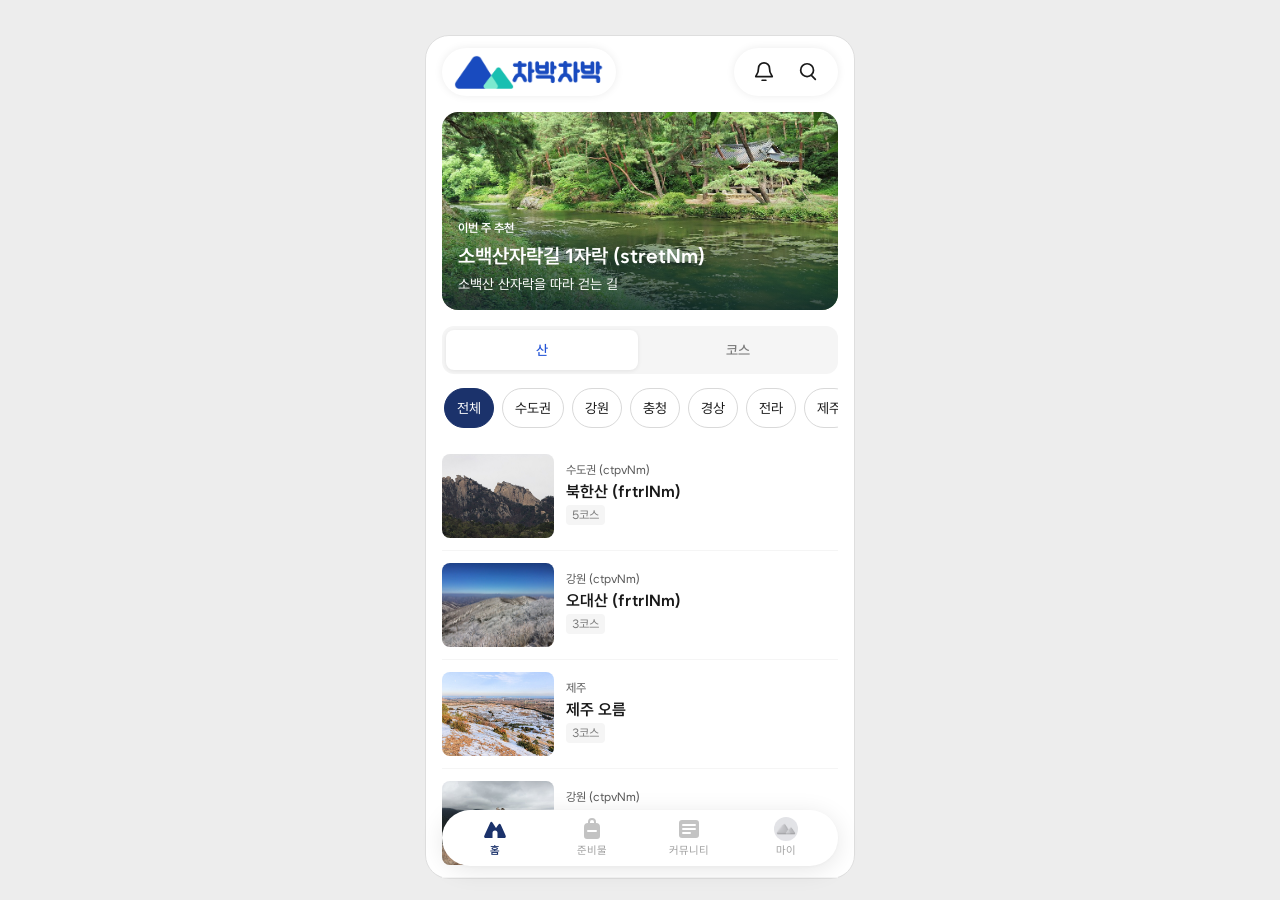
<file: prototype/home.html>
<!doctype html>
<html lang="ko">
<head>
<link rel="stylesheet" href="styles/typography.css">
  <meta charset="utf-8">
  <meta name="viewport" content="width=device-width, initial-scale=1, viewport-fit=cover">
  <meta name="theme-color" content="#ffffff">
  <title>차박차박 · 홈</title>
  <link rel="stylesheet" href="styles/design-system.css?v=searchfield-1">
  <link rel="stylesheet" href="styles/home.css?v=thumbnail-info">
  <link rel="stylesheet" href="styles/bottom-nav.css">
<link rel="stylesheet" href="styles/focus.css">
  <script src="scripts/profile-photo.js" defer></script>
  <script src="scripts/hike-photos.js?v=thumbnail-info" defer></script>
<script src="scripts/hike-catalog.js" defer></script>
<script src="scripts/course-tracks.js?v=mountain-course-count" defer></script>
<script src="scripts/course-map.js?v=mountain-course-count" defer></script>
<script src="scripts/hike-explore.js?v=thumbnail-info" defer></script>
<link rel="stylesheet" href="styles/layout.css">
<script src="scripts/search-field.js" defer></script>
</head>
<body class="has-bottom-nav">
<div id="hike-home">
  <header class="app-bar"><div class="app-bar__leading app-bar__brand"><a class="app-logo" href="home.html" aria-label="차박차박 홈"><img src="assets/chabak-bi-horizontal.png?v=5" width="360" height="80" alt="차박차박"></a></div><div class="app-bar__actions"><a class="app-bar__icon" href="community.html#/notifications" aria-label="알림센터"><svg viewBox="0 0 24 24" aria-hidden="true"><path d="M18 8a6 6 0 0 0-12 0c0 7-3 7-3 9h18c0-2-3-2-3-9 M10 21h4"/></svg></a><a class="app-bar__icon" id="home-search-link" href="#search" aria-label="검색"><svg viewBox="0 0 24 24" aria-hidden="true"><path d="M20 20l-4-4 M18 10a7 7 0 1 1-14 0 7 7 0 0 1 14 0"/></svg></a></div></header>
  <main class="hike-page" aria-label="산행 코스 탐색">
    <a class="hike-feature" href="#course/sobaeksan">
      <img id="featured-photo" class="hike-feature__image" alt="">
      <div class="hike-feature__body">
        <p>이번 주 추천</p>
        <h1>소백산자락길 1자락</h1>
        <p>소백산 산자락을 따라 걷는 길</p>
      </div>
    </a>

    <div class="hike-tabs" role="tablist" aria-label="탐색 종류">
      <button id="mountain-tab" type="button" role="tab" aria-controls="mountain-panel" aria-selected="true">산</button>
      <button id="course-tab" type="button" role="tab" aria-controls="course-panel" aria-selected="false" tabindex="-1">코스</button>
    </div>

    <section id="mountain-panel" class="hike-panel" role="tabpanel" aria-labelledby="mountain-tab">
      <div class="hike-region-filters" role="group" aria-label="지역">
        <button type="button" data-region="" aria-pressed="true">전체</button>
        <button type="button" data-region="수도권" aria-pressed="false">수도권</button>
        <button type="button" data-region="강원" aria-pressed="false">강원</button>
        <button type="button" data-region="충청" aria-pressed="false">충청</button>
        <button type="button" data-region="경상" aria-pressed="false">경상</button>
        <button type="button" data-region="전라" aria-pressed="false">전라</button>
        <button type="button" data-region="제주" aria-pressed="false">제주</button>
      </div>
      <ul id="mountain-list" class="hike-list"></ul>
      <p id="mountain-empty" class="hike-empty" role="status" hidden>이 지역에 등록된 산이 없어요</p>
    </section>

    <section id="course-panel" class="hike-panel" role="tabpanel" aria-labelledby="course-tab" hidden>
      <div class="hike-course-filters" role="group" aria-label="코스 필터">
        <select id="course-difficulty" aria-label="난이도">
          <option value="">난이도 전체</option>
          <option>쉬움</option>
          <option>보통</option>
          <option>어려움</option>
          <option>매우 어려움</option>
        </select>
        <select id="course-duration" aria-label="소요시간">
          <option value="">소요시간 전체</option>
          <option value="short">2시간 이내</option>
          <option value="medium">2시간 초과~4시간</option>
          <option value="long">4시간 초과</option>
        </select>
      </div>
      <ul id="course-list" class="hike-list"></ul>
      <p id="course-empty" class="hike-empty" role="status" hidden>조건에 맞는 코스가 없어요</p>
    </section>
  </main>
  <nav class="bottom-nav" aria-label="주요 메뉴">
    <a class="bottom-nav__item" href="home.html" aria-current="page">
      <svg viewBox="0 0 24 24" aria-hidden="true"><path fill-rule="evenodd" d="M1.5 18.2 7.1 5.9Q8.2 3.5 9.6 5.7L13 11l2.5-3.5Q16.8 5.7 17.8 7.8l4.7 10.4Q23.7 21 20.8 21H3.2Q.2 21 1.5 18.2ZM12 13.5a2.5 2.5 0 0 0-2.5 2.5v5h5v-5a2.5 2.5 0 0 0-2.5-2.5Z"/></svg>
      <span>홈</span>
    </a>
    <a class="bottom-nav__item" href="packing.html">
      <svg viewBox="0 0 24 24" aria-hidden="true"><path fill-rule="evenodd" d="M8 6V5a4 4 0 0 1 8 0v1a4 4 0 0 1 4 4v9a3 3 0 0 1-3 3H7a3 3 0 0 1-3-3v-9a4 4 0 0 1 4-4Zm2 0h4V5a2 2 0 0 0-4 0v1Zm-2 7a1 1 0 0 0 0 2h8a1 1 0 0 0 0-2H8Z"/></svg>
      <span>준비물</span>
    </a>
    <a class="bottom-nav__item" href="community.html">
      <svg viewBox="0 0 24 24" aria-hidden="true"><path fill-rule="evenodd" d="M5 3a3 3 0 0 0-3 3v12a3 3 0 0 0 3 3h14a3 3 0 0 0 3-3V6a3 3 0 0 0-3-3H5Zm1 4a1 1 0 0 0 0 2h12a1 1 0 0 0 0-2H6Zm0 4a1 1 0 0 0 0 2h12a1 1 0 0 0 0-2H6Zm0 4a1 1 0 0 0 0 2h7a1 1 0 0 0 0-2H6Z"/></svg>
      <span>커뮤니티</span>
    </a>
    <a class="bottom-nav__item" href="mypage.html" aria-label="마이페이지">
      <img class="bottom-nav__avatar" src="assets/my-thumbnail.png" width="24" height="24" alt="">
      <span>마이</span>
    </a>
  </nav>
</div>
<div id="hike-search" hidden>
  <header class="app-bar"><div class="app-bar__leading">
    <a class="app-bar__icon" id="search-back" href="#home" aria-label="뒤로가기">
      <svg class="navigation-icon navigation-icon--back" viewBox="0 0 24 24" aria-hidden="true"><use href="assets/navigation-icons.svg#back"/></svg>
    </a>
    <h1>검색</h1>
  </div></header>
  <main class="hike-page">
    <div class="ds-search-field"><input id="hike-query" type="search" enterkeyhint="search" aria-label="산과 코스 검색" placeholder="어떤 산과 코스를 찾고 있나요?"><button class="ds-search-clear" type="button" aria-label="검색어 지우기"></button></div>
    <div id="home-search-prompt">
      <img src="assets/chabak-symbol-empty-3d.png" width="120" alt="">
      <p>찾는 산 또는 코스명을 입력해봐요!</p>
    </div>
    <div id="search-results" hidden>
      <section class="hike-section" aria-labelledby="search-mountains-title">
        <h2 id="search-mountains-title">산</h2>
        <ul id="search-mountains" class="hike-list"></ul>
        <p id="search-mountains-empty" class="hike-empty" hidden>검색된 산이 없어요</p>
      </section>
      <section class="hike-section" aria-labelledby="search-courses-title">
        <h2 id="search-courses-title">코스</h2>
        <ul id="search-courses" class="hike-list"></ul>
        <p id="search-courses-empty" class="hike-empty" hidden>검색된 코스가 없어요</p>
      </section>
    </div>
  </main>
</div>
<div id="hike-detail" hidden>
  <header class="app-bar">
    <div class="app-bar__leading">
      <a class="app-bar__icon" href="#home" id="hike-back" aria-label="뒤로가기">
        <svg class="navigation-icon navigation-icon--back" viewBox="0 0 24 24" aria-hidden="true"><use href="assets/navigation-icons.svg#back"/></svg>
      </a>
      <h1 id="hike-detail-bar">코스 상세</h1>
    </div>
    <div class="app-bar__actions">
      <button class="app-bar__icon" id="hike-share" type="button" aria-label="공유하기">
        <svg class="navigation-icon navigation-icon--share" viewBox="0 0 24 24" aria-hidden="true"><use href="assets/navigation-icons.svg#share"/></svg>
      </button>
      <button class="app-bar__icon" id="hike-more" type="button" aria-label="더보기" popovertarget="hike-options">
        <svg viewBox="0 0 24 24" aria-hidden="true"><g fill="currentColor" stroke="none"><circle cx="12" cy="5" r="1.5"/><circle cx="12" cy="12" r="1.5"/><circle cx="12" cy="19" r="1.5"/></g></svg>
      </button>
      <div id="hike-options" popover>
        <button type="button" id="open-sources" aria-haspopup="dialog">공식정보 보기</button>
      </div>
    </div>
  </header>
  <main id="hike-course-detail" class="hike-page">
    <div class="mountain-cover"><img id="course-cover" class="hike-cover-photo" alt=""></div>
    <p class="hike-intro" id="hike-course-mountain"></p>
    <h2 class="hike-title" id="hike-course-name"></h2>
    <p class="hike-intro" id="course-guide" hidden></p>
    <dl id="course-stats" class="hike-stats" aria-label="코스 요약">
      <div><dt>난이도</dt><dd id="detail-difficulty"></dd></div>
      <div><dt>거리</dt><dd id="detail-distance"></dd></div>
      <div><dt>소요시간</dt><dd id="detail-duration"></dd></div>
    </dl>
    <section class="hike-section" aria-labelledby="hike-route-title">
      <h3 id="hike-route-title">코스 한눈에 보기</h3>
      <figure id="course-map" hidden></figure>
      <ol id="course-stops" aria-label="주요 지점 순서"></ol>
      <p class="hike-intro" id="course-route-caption">공식 경로를 확인하고 있어요</p>
    </section>
    <section id="course-facilities-section" class="hike-section" hidden>
      <h3>교통·편의시설</h3>
      <dl id="course-facilities"></dl>
    </section>
    <div class="mountain-bottom-actions">
      <button type="button" id="course-detail-bookmark" aria-label="코스 북마크" aria-pressed="false">
        <svg width="24" height="24" viewBox="0 0 24 24" fill="none" stroke="currentColor" stroke-width="1.5" stroke-linejoin="round" aria-hidden="true"><path d="M5 21V6a3 3 0 0 1 3-3h8a3 3 0 0 1 3 3v15l-7-4z"/></svg>
      </button>
      <a id="course-packing-cta">이 코스 준비물리스트 만들기</a>
    </div>
  </main>
  <main id="hike-mountain-detail" class="hike-page" hidden>

    <div class="mountain-cover">
      <img id="mountain-cover" class="hike-cover-photo" alt="">
    </div>
    <p tabindex="-1" id="hike-mountain-region" class="hike-intro"></p>
    <h2 id="hike-mountain-name" class="hike-title"></h2>
    <div class="mt-tags" id="mt-traits" aria-label="산의 특징"></div>
    <p id="mt-description" class="hike-intro"></p>
    <dl class="hike-stats"><div><dt>최고 고도</dt><dd id="mt-peak"></dd></div><div><dt class="mt-level-label"><button type="button" id="mt-level-help" aria-label="평균 난이도 안내" aria-expanded="false" aria-controls="mt-level-tip"><span>평균 난이도</span><svg width="16" height="16" viewBox="0 0 24 24" fill="none" stroke="currentColor" stroke-width="1.5" aria-hidden="true"><circle cx="12" cy="12" r="9"/><path stroke-linecap="round" d="M12 11v6m0-10v.5"/></svg></button><span id="mt-level-tip" hidden></span></dt><dd id="mt-level"></dd></div></dl>
    <section class="hike-section" aria-labelledby="mountain-notice" hidden>
      <h3 id="mountain-notice" tabindex="-1">공식 알림</h3>
      <div class="mt-notices">
        <details class="mt-notice">
          <summary>탐방안내소 이용 안내 <small>예시</small></summary>
          <p>탐방안내소에서 코스별 거리와 예상 소요시간을 안내해요.</p>
        </details>
        <details class="mt-notice">
          <summary>탐방로 지도 안내 <small>예시</small></summary>
          <p>탐방로 지도를 어디에서 볼 수 있는지 안내하는 예시예요.</p>
        </details>
      </div>
    </section>
    <section id="mountain-videos" class="hike-section" aria-labelledby="mountain-videos-title" hidden>
      <h3 id="mountain-videos-title">차박차박이 다녀온 영상</h3>
      <div id="mountain-video-list"></div>
    </section>
    <section class="hike-section" aria-labelledby="hike-mountain-courses">
      <h3 tabindex="-1" id="hike-mountain-courses">코스</h3>
      <ul id="hike-mountain-course-list" class="hike-list"></ul>
    </section>
    <div class="mountain-bottom-actions">
      <button type="button" id="mountain-bookmark" aria-label="산 북마크" aria-pressed="false">
        <svg width="24" height="24" viewBox="0 0 24 24" fill="none" stroke="currentColor" stroke-width="1.5" stroke-linejoin="round" aria-hidden="true"><path d="M5 21V6a3 3 0 0 1 3-3h8a3 3 0 0 1 3 3v15l-7-4z"/></svg>
      </button>
      <button type="button" id="mountain-course-cta" aria-controls="hike-mountain-course-list"></button>
    </div>
  </main>
</div>
<dialog id="hike-sources" aria-labelledby="sources-title">
  <header><h2 id="sources-title">공식정보 보기</h2><form method="dialog"><button type="submit" aria-label="닫기">×</button></form></header>
  <ul id="source-list"></ul>
  <p id="sources-empty" hidden>아직 등록된 공식정보가 없어요</p>
</dialog>
</body>
</html>
</file>
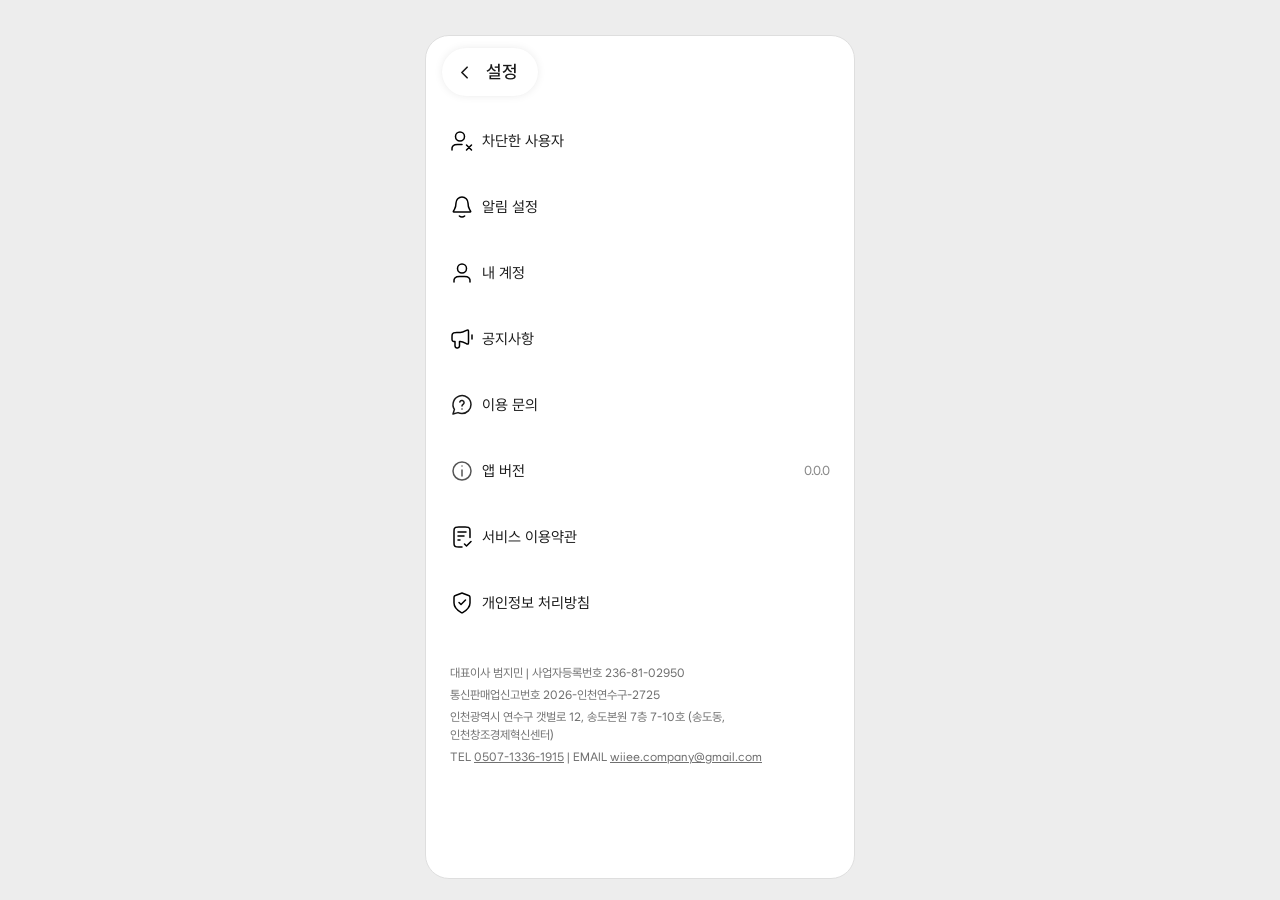
<file: prototype/my-settings.html>
<!doctype html><html lang="ko"><head><meta charset="utf-8"><meta name="viewport" content="width=device-width, initial-scale=1, viewport-fit=cover"><title>차박차박 · 설정</title><link rel="stylesheet" href="styles/home.css"><link rel="stylesheet" href="styles/mypage.css"><link rel="stylesheet" href="styles/typography.css"><link rel="stylesheet" href="styles/focus.css"><link rel="stylesheet" href="styles/layout.css"><script src="scripts/hike-photos.js?v=2" defer></script>
<script src="scripts/hike-catalog.js" defer></script>
<script src="scripts/my-settings.js" defer></script><link rel="stylesheet" href="styles/edge-states.css"><link rel="stylesheet" href="styles/notification-settings.css"><link rel="stylesheet" href="styles/notices.css"><link rel="stylesheet" href="styles/dialog-actions.css"><script src="scripts/dialog-actions.js" defer></script></head><body><div class="my-page"><header class="page-bar"><div class="app-bar__leading"><a class="app-bar__icon" href="mypage.html" aria-label="뒤로가기"><svg class="navigation-icon navigation-icon--back" viewBox="0 0 24 24" aria-hidden="true"><use href="assets/navigation-icons.svg#back"/></svg></a><h1 id="settings-title">설정</h1></div></header><main class="settings-content" id="settings-content"></main></div><dialog id="settings-dialog"><h2 id="confirm-title"></h2><p id="confirm-copy"></p><button class="settings-button" id="confirm-action">확인</button><button class="settings-button" id="confirm-cancel">취소</button></dialog></body></html>
</file>
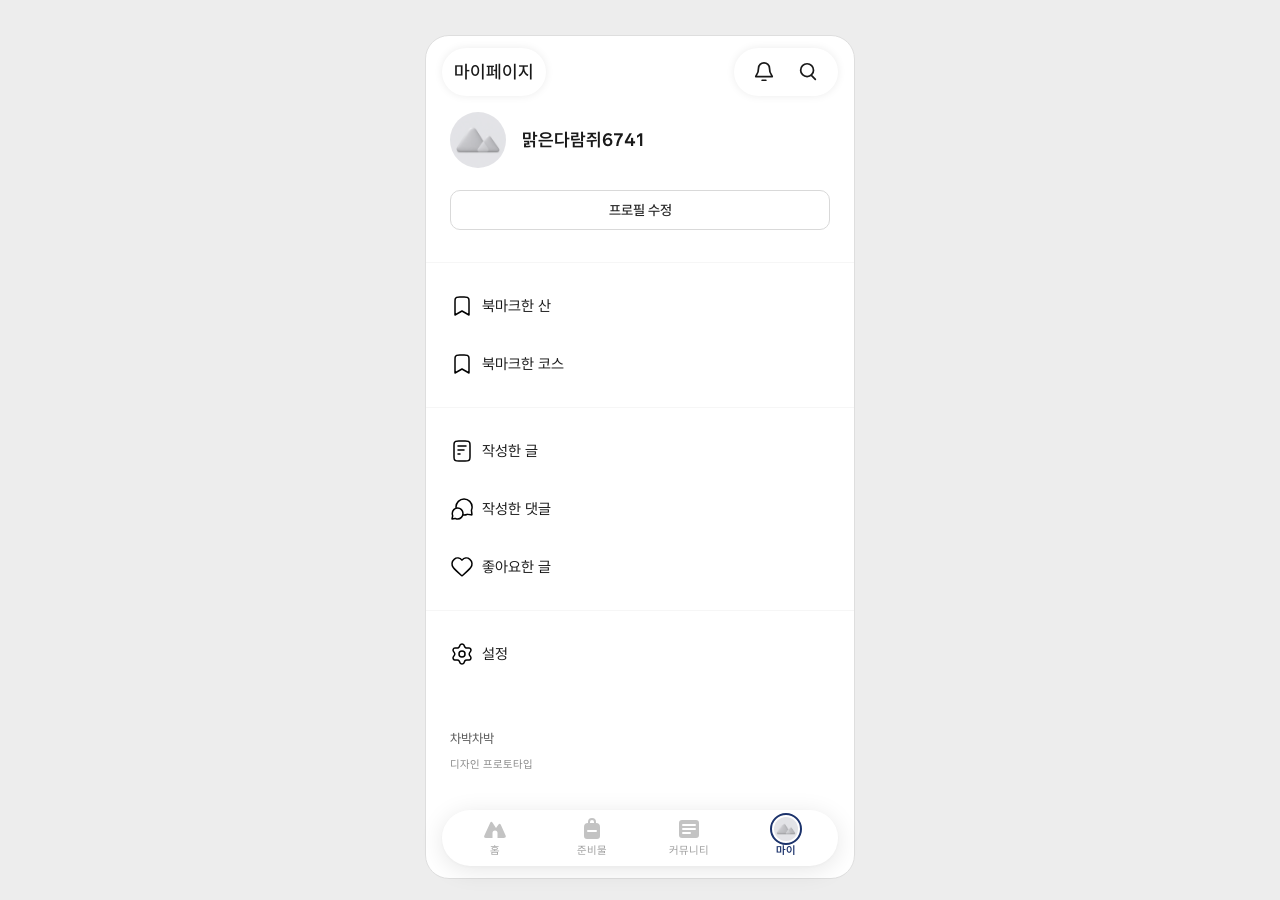
<file: prototype/mypage.html>
<!doctype html>
<html lang="ko">
<head>
<link rel="stylesheet" href="styles/typography.css">
  <meta charset="utf-8">
  <meta name="viewport" content="width=device-width, initial-scale=1, viewport-fit=cover">
  <meta name="theme-color" content="#ffffff">
  <title>차박차박 · 마이페이지</title>
  <link rel="stylesheet" href="styles/home.css">
  <link rel="stylesheet" href="styles/mypage.css">
  <script src="community-ui/model.js" defer></script>
  <script src="scripts/mypage.js" defer></script>
<link rel="stylesheet" href="styles/focus.css">
<link rel="stylesheet" href="styles/bottom-nav.css">
<script src="scripts/profile-photo.js" defer></script>
<link rel="stylesheet" href="styles/layout.css">
<link rel="stylesheet" href="styles/dialog-actions.css"><script src="scripts/dialog-actions.js" defer></script></head>
<body class="has-bottom-nav">
  <div class="my-page">
    <header class="page-bar"><div class="app-bar__leading"><h1>마이페이지</h1></div><div class="app-bar__actions"><a class="app-bar__icon" href="community.html#/notifications" aria-label="알림센터"><svg viewBox="0 0 24 24" aria-hidden="true"><path d="M18 8a6 6 0 0 0-12 0c0 7-3 7-3 9h18c0-2-3-2-3-9 M10 21h4"/></svg></a><a class="app-bar__icon" href="community.html#/search" aria-label="검색"><svg viewBox="0 0 24 24" aria-hidden="true"><path d="M20 20l-4-4 M18 10a7 7 0 1 1-14 0 7 7 0 0 1 14 0"/></svg></a></div></header>
    <main>
      <section class="profile" aria-label="내 프로필">
        <button class="profile-photo-trigger" id="edit-profile-photo" type="button" aria-label="프로필 사진 수정"><img class="profile-image" src="assets/my-thumbnail.png" width="56" height="56" alt="내 프로필 사진"></button>
        <div class="profile-copy"><p class="profile-name" id="profile-name">산길동행</p></div>
        <button class="edit-button" id="edit-profile" type="button">프로필 수정</button>
      </section>
      <section class="menu-section" aria-label="산"><a class="menu-item" href="my-settings.html#bookmarks"><img class="menu-icon" src="assets/icons/untitled-ui/bookmark.svg" width="24" height="24" alt="" data-figma-node="1007:9756"><span>북마크한 산</span></a>
        <a class="menu-item" href="my-settings.html#bookmarks/courses"><img class="menu-icon" src="assets/icons/untitled-ui/bookmark.svg" width="24" height="24" alt="" data-figma-node="1007:9756"><span>북마크한 코스</span></a></section>
      <section class="menu-section" aria-label="내 활동">
        <nav aria-label="내 활동">
          <a class="menu-item" href="community.html#/activity/posts"><img class="menu-icon" src="assets/icons/untitled-ui/file-02.svg" width="24" height="24" alt="" data-figma-node="1007:11592"><span>작성한 글</span></a>
          <a class="menu-item" href="community.html#/activity/comments"><img class="menu-icon" src="assets/icons/untitled-ui/message-chat-circle.svg" width="24" height="24" alt="" data-figma-node="1007:11067"><span>작성한 댓글</span></a>
          <a class="menu-item" href="community.html#/activity/likes"><img class="menu-icon" src="assets/icons/untitled-ui/heart.svg" width="24" height="24" alt="" data-figma-node="1007:10224"><span>좋아요한 글</span></a>
        </nav>
      </section>
      <section class="menu-section" aria-label="설정">
        <a class="menu-item" href="my-settings.html#settings"><img class="menu-icon" src="assets/icons/settings-02.svg" width="24" height="24" alt=""><span>설정</span></a>
      </section>
      <footer class="page-footer"><p>차박차박</p><p>디자인 프로토타입</p></footer>
    </main>
  </div>
  <dialog id="profile-dialog" aria-labelledby="dialog-title">
    <form id="profile-form" novalidate>
      <h2 id="dialog-title" class="visually-hidden">프로필 수정</h2>
      <button type="button" id="cancel-edit" class="sheet-close" aria-label="닫기">×</button>
      <button type="button" id="choose-photo" class="photo-edit">
        <img id="photo-preview" src="assets/my-thumbnail.png" width="96" height="96" alt="프로필 사진">
        <span>사진 수정</span>
      </button>
      <input id="profile-file" type="file" accept="image/jpeg,image/png,image/webp" hidden>
      <p id="photo-error" class="field-error" role="alert" hidden></p>
      <div class="nickname-field">
        <label for="nickname">닉네임</label>
        <input id="nickname" name="nickname" type="text" required autocomplete="nickname" aria-describedby="nickname-help nickname-error">
        <p id="nickname-help">한글·영문·숫자 1~20자, 공백·특수문자 사용 불가</p>
        <p id="nickname-error" class="field-error" role="alert" hidden></p>
      </div>
      <p id="save-error" class="field-error" role="alert" hidden></p>
      <button class="save-button" type="submit">확인</button>
    </form>
  </dialog>
  <p class="notice" id="notice" role="status" hidden></p>
<nav class="bottom-nav" aria-label="주요 메뉴">
    <a class="bottom-nav__item" href="home.html">
      <svg viewBox="0 0 24 24" aria-hidden="true"><path fill-rule="evenodd" d="M1.5 18.2 7.1 5.9Q8.2 3.5 9.6 5.7L13 11l2.5-3.5Q16.8 5.7 17.8 7.8l4.7 10.4Q23.7 21 20.8 21H3.2Q.2 21 1.5 18.2ZM12 13.5a2.5 2.5 0 0 0-2.5 2.5v5h5v-5a2.5 2.5 0 0 0-2.5-2.5Z"/></svg>
      <span>홈</span>
    </a>
    <a class="bottom-nav__item" href="packing.html">
      <svg viewBox="0 0 24 24" aria-hidden="true"><path fill-rule="evenodd" d="M8 6V5a4 4 0 0 1 8 0v1a4 4 0 0 1 4 4v9a3 3 0 0 1-3 3H7a3 3 0 0 1-3-3v-9a4 4 0 0 1 4-4Zm2 0h4V5a2 2 0 0 0-4 0v1Zm-2 7a1 1 0 0 0 0 2h8a1 1 0 0 0 0-2H8Z"/></svg>
      <span>준비물</span>
    </a>
    <a class="bottom-nav__item" href="community.html">
      <svg viewBox="0 0 24 24" aria-hidden="true"><path fill-rule="evenodd" d="M5 3a3 3 0 0 0-3 3v12a3 3 0 0 0 3 3h14a3 3 0 0 0 3-3V6a3 3 0 0 0-3-3H5Zm1 4a1 1 0 0 0 0 2h12a1 1 0 0 0 0-2H6Zm0 4a1 1 0 0 0 0 2h12a1 1 0 0 0 0-2H6Zm0 4a1 1 0 0 0 0 2h7a1 1 0 0 0 0-2H6Z"/></svg>
      <span>커뮤니티</span>
    </a>
    <a class="bottom-nav__item" href="mypage.html" aria-current="page" aria-label="마이페이지">
      <img class="bottom-nav__avatar" src="assets/my-thumbnail.png" width="24" height="24" alt="">
      <span>마이</span>
    </a>
  </nav>
</body>
</html>
</file>
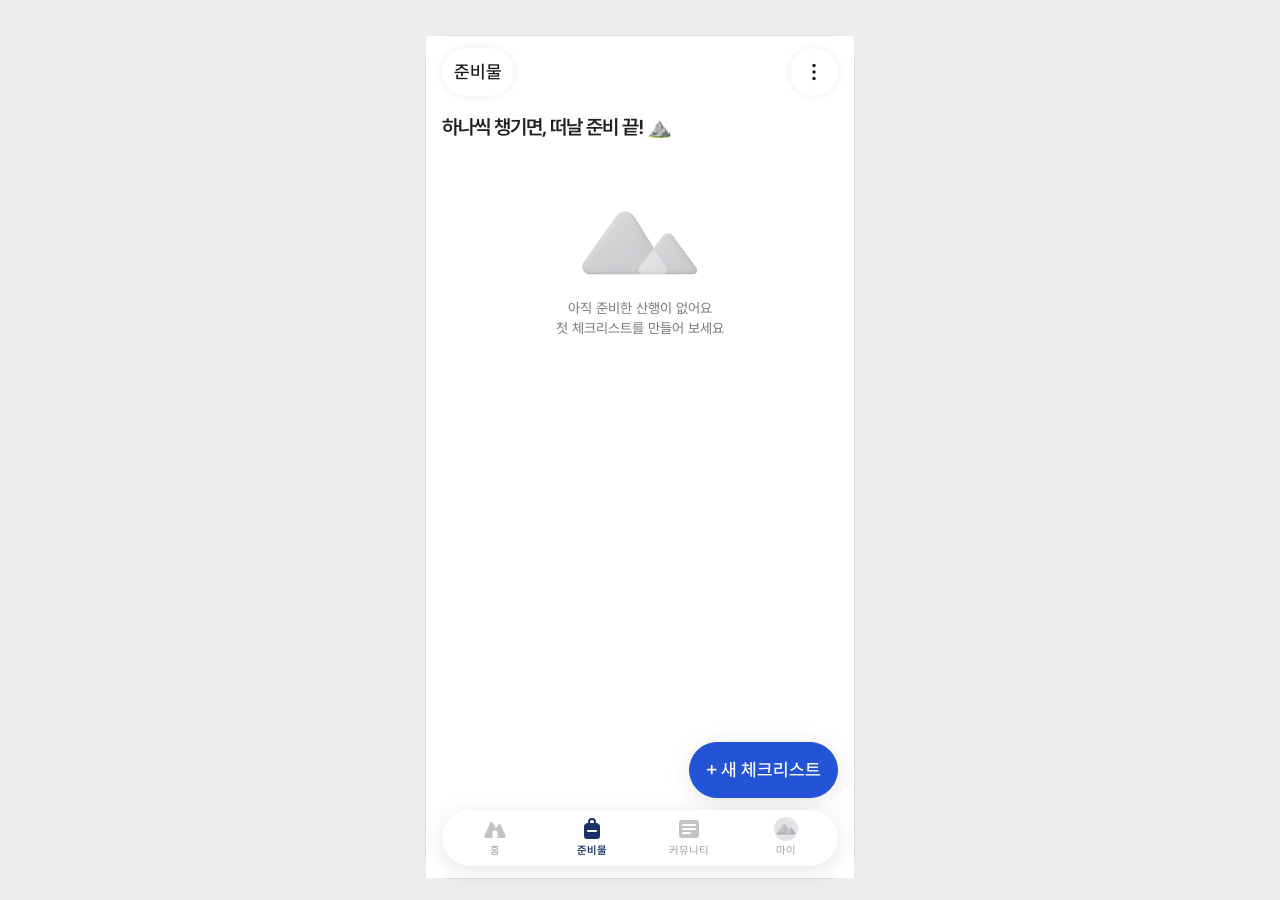
<file: prototype/packing.html>
<!doctype html><html lang="ko"><head>
<link rel="stylesheet" href="styles/typography.css"><meta charset="utf-8"><meta name="viewport" content="width=device-width,initial-scale=1,viewport-fit=cover"><title>준비물 · 와이어프레임</title><link rel="stylesheet" href="styles/packing.css?v=course-link">  <link rel="stylesheet" href="styles/bottom-nav.css">
<link rel="stylesheet" href="styles/focus.css">
<script src="scripts/profile-photo.js" defer></script>
<link rel="stylesheet" href="styles/layout.css">
<link rel="stylesheet" href="styles/edge-states.css"><link rel="stylesheet" href="styles/dialog-actions.css"><script src="scripts/dialog-actions.js" defer></script></head><body class="has-bottom-nav"><aside><a href="packing.html" class="brand">차박차박 <span>WIREFRAME</span></a><h1>이번 산행도,<br>빠짐없이.</h1><p>기본 준비물을 고르고<br>나만의 산행 목록을 만들어 보세요.</p><ol><li>기본 준비물은 다음 산행에도</li><li>이번 수정은 이번 산행에만</li><li>챙긴 만큼 진행률로 확인</li></ol><p class="note">기기 내 저장 · 시연용 프로토타입</p></aside><main id="app"></main><dialog id="dialog"></dialog><div id="toast" role="status" aria-live="polite"></div><script src="scripts/packing.js?v=course-link"></script>  <nav class="bottom-nav" aria-label="주요 메뉴">
    <a class="bottom-nav__item" href="home.html">
      <svg viewBox="0 0 24 24" aria-hidden="true"><path fill-rule="evenodd" d="M1.5 18.2 7.1 5.9Q8.2 3.5 9.6 5.7L13 11l2.5-3.5Q16.8 5.7 17.8 7.8l4.7 10.4Q23.7 21 20.8 21H3.2Q.2 21 1.5 18.2ZM12 13.5a2.5 2.5 0 0 0-2.5 2.5v5h5v-5a2.5 2.5 0 0 0-2.5-2.5Z"/></svg>
      <span>홈</span>
    </a>
    <a class="bottom-nav__item" href="packing.html" aria-current="page">
      <svg viewBox="0 0 24 24" aria-hidden="true"><path fill-rule="evenodd" d="M8 6V5a4 4 0 0 1 8 0v1a4 4 0 0 1 4 4v9a3 3 0 0 1-3 3H7a3 3 0 0 1-3-3v-9a4 4 0 0 1 4-4Zm2 0h4V5a2 2 0 0 0-4 0v1Zm-2 7a1 1 0 0 0 0 2h8a1 1 0 0 0 0-2H8Z"/></svg>
      <span>준비물</span>
    </a>
    <a class="bottom-nav__item" href="community.html">
      <svg viewBox="0 0 24 24" aria-hidden="true"><path fill-rule="evenodd" d="M5 3a3 3 0 0 0-3 3v12a3 3 0 0 0 3 3h14a3 3 0 0 0 3-3V6a3 3 0 0 0-3-3H5Zm1 4a1 1 0 0 0 0 2h12a1 1 0 0 0 0-2H6Zm0 4a1 1 0 0 0 0 2h12a1 1 0 0 0 0-2H6Zm0 4a1 1 0 0 0 0 2h7a1 1 0 0 0 0-2H6Z"/></svg>
      <span>커뮤니티</span>
    </a>
    <a class="bottom-nav__item" href="mypage.html" aria-label="마이페이지">
      <img class="bottom-nav__avatar" src="assets/my-thumbnail.png" width="24" height="24" alt="">
      <span>마이</span>
    </a>
  </nav>
</body></html>
</file>
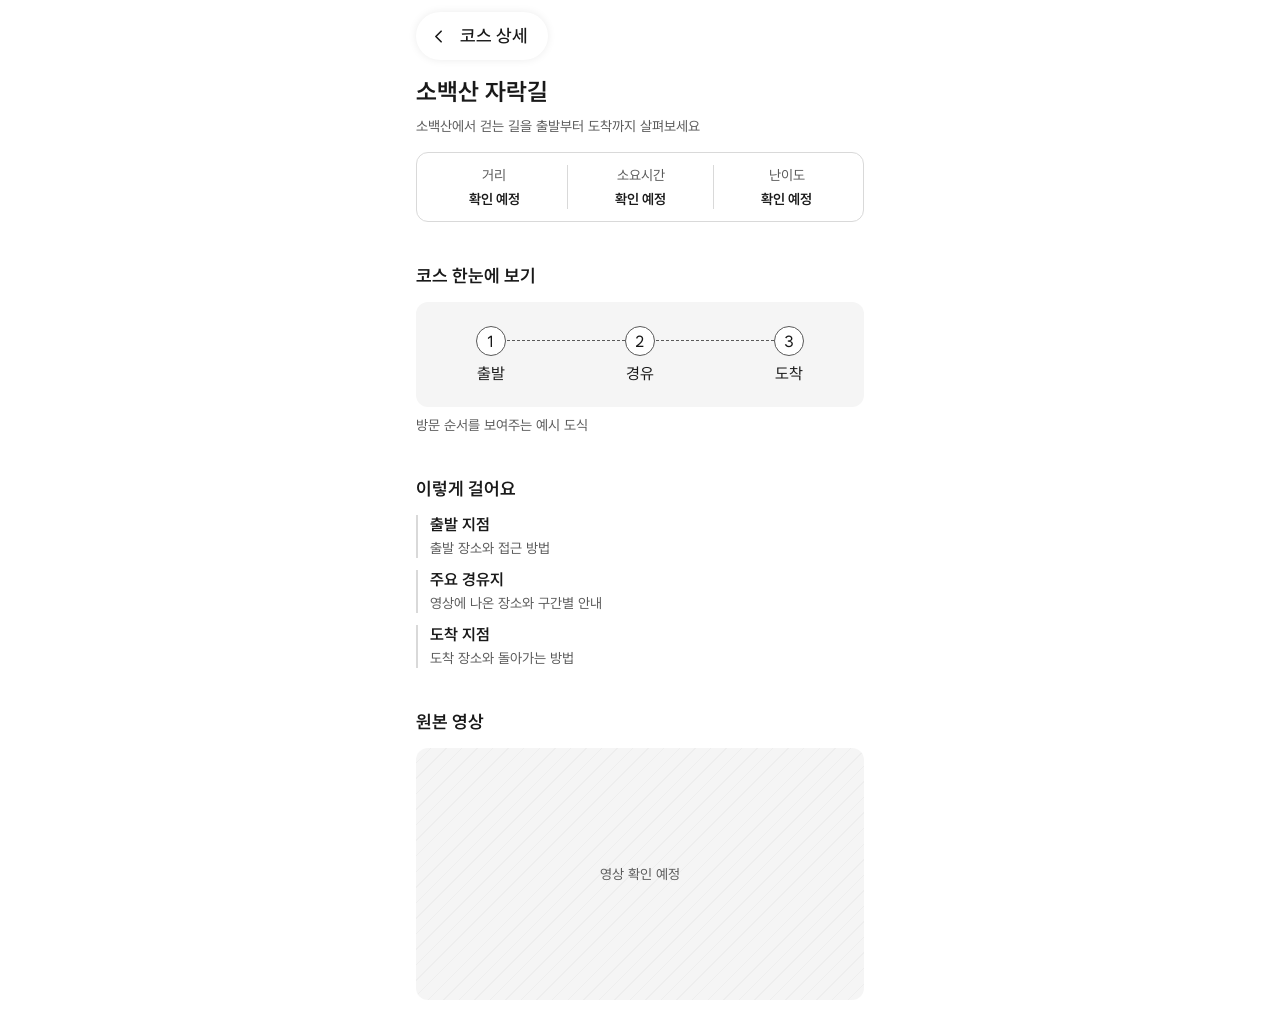
<file: prototype/sobaeksan.html>
<!doctype html>
<html lang="ko">
<head>
  <meta charset="utf-8">
  <meta name="viewport" content="width=device-width, initial-scale=1, viewport-fit=cover">
  <meta name="theme-color" content="#ffffff">
  <title>차박차박 · 소백산 자락길</title>
  <link rel="stylesheet" href="styles/typography.css">
  <link rel="stylesheet" href="styles/design-system.css">
  <link rel="stylesheet" href="styles/home.css">
  <link rel="stylesheet" href="styles/focus.css">
  <link rel="stylesheet" href="styles/layout.css">
</head>
<body>
  <header class="app-bar">
    <div class="app-bar__leading">
      <a class="app-bar__icon" href="home.html" aria-label="뒤로가기">
        <svg class="navigation-icon navigation-icon--back" viewBox="0 0 24 24" aria-hidden="true"><use href="assets/navigation-icons.svg#back"/></svg>
      </a>
      <h1>코스 상세</h1>
    </div>
  </header>
  <main class="hike-page">
    <h2 class="hike-title">소백산 자락길</h2>
    <p class="hike-intro">소백산에서 걷는 길을 출발부터 도착까지 살펴보세요</p>

    <dl class="hike-stats" aria-label="코스 요약">
      <div><dt>거리</dt><dd>확인 예정</dd></div>
      <div><dt>소요시간</dt><dd>확인 예정</dd></div>
      <div><dt>난이도</dt><dd>확인 예정</dd></div>
    </dl>

    <section class="hike-section" aria-labelledby="hike-route-title">
      <h3 id="hike-route-title">코스 한눈에 보기</h3>
      <figure class="hike-route">
        <ol aria-label="방문 순서 예시">
          <li>출발</li><li>경유</li><li>도착</li>
        </ol>
        <figcaption>방문 순서를 보여주는 예시 도식</figcaption>
      </figure>
    </section>

    <section class="hike-section" aria-labelledby="hike-steps-title">
      <h3 id="hike-steps-title">이렇게 걸어요</h3>
      <ol class="hike-steps">
        <li><strong>출발 지점</strong><span>출발 장소와 접근 방법</span></li>
        <li><strong>주요 경유지</strong><span>영상에 나온 장소와 구간별 안내</span></li>
        <li><strong>도착 지점</strong><span>도착 장소와 돌아가는 방법</span></li>
      </ol>
    </section>

    <section class="hike-section" aria-labelledby="hike-video-title">
      <h3 id="hike-video-title">원본 영상</h3>
      <p class="hike-placeholder hike-video">영상 확인 예정</p>
    </section>
  </main>
</body>
</html>
</file>
<file: prototype/styles/typography.css>
/* App-wide maximum weight: semibold (600), including browser defaults. */
h1, h2, h3, h4, h5, h6, strong, b, th { font-weight: 600; }
</file>
<file: prototype/styles/design-system.css>
/* Verified Figma source: kyRVfsumtaWbm4e96wrJB0, page 4:37.
   Button/Outlined/Tertiary M Default: 4:816; guidelines: 4:906. */
:root {
  --radius-control-m: 10px;
  --button-size-m-radius: var(--radius-control-m);
  --button-size-m-height: 40px;
  --button-solid-primary-height: 48px;
  --button-size-m-padding-x: 16px;
  --button-gap: 4px;
  --button-border-width-default: 1px;
  --button-outlined-tertiary-border-default: #d9d9d9;
  --button-outlined-tertiary-label-default: #262626;
  /* Figma Label S (4:2665). */
  --typography-label-s-size: 12px;
  --typography-label-s-line-height: 18px;
  --typography-label-s-weight: 500;
  --typography-label-s-letter-spacing: 0.1px;
  --typography-label-m-size: 14px;
  --typography-label-m-weight: 500;
  --typography-label-m-line-height: 20px;
}

/* Figma Textfield Default 4:954 / Filled 4:968. */
:root {
  --input-field-border-width: 1px;
  --input-field-border-default: #d9d9d9;
  --input-field-container-radius: 12px;
  --input-field-container-padding: 12px;
  --input-field-text-padding-x: 4px;
  --input-field-label-default: #434343;
  --input-field-text-value: #434343;
  --input-field-text-placeholder: #c3c3c3;
  --input-field-text-size: 16px;
  --input-field-text-line-height: 26px;
}

/* Figma Checkbox 4:1228: original 24px Unselected / Selected assets. */
:root {
  --checkbox-size: 24px;
  --checkbox-unselected-image: url('../assets/icons/checkbox-unselected.svg');
  --checkbox-selected-image: url('../assets/icons/checkbox-selected.svg');
}

/* Layout */
:root {
  --section-gap: 40px;
  --section-content-gap: 12px;
  --course-thumbnail-size: 100px;
}

/* Figma Typography/Title/L (4:2637). */
:root {
  --typography-title-l-size: 18px;
  --typography-title-l-line-height: 28px;
  --typography-title-l-weight: 600;
  --typography-title-l-letter-spacing: 0;
}

/* Figma Searchfield 4:1100, Default and Filled. */
.ds-search-field {
  display: flex;
  align-items: center;
  gap: 8px;
  box-sizing: border-box;
  width: 100%;
  padding: var(--input-field-container-padding);
  border-radius: var(--input-field-container-radius);
  background: var(--ds-grayscale-50, #f5f5f5);
}
.ds-search-field::before {
  content: "";
  flex: 0 0 24px;
  height: 24px;
  background: url('../assets/icons/search-field-search.svg') center no-repeat;
}
.ds-search-field input[type="search"] {
  appearance: none;
  flex: 1;
  min-width: 0;
  height: 26px;
  margin: 0;
  padding: 0 var(--input-field-text-padding-x);
  border: 0;
  border-radius: 0;
  background: transparent;
  color: var(--input-field-text-value);
  font: 400 16px/26px var(--font-app);
  letter-spacing: 0;
}
.ds-search-field input::placeholder { color: var(--input-field-text-placeholder); opacity: 1; }
.ds-search-field input::-webkit-search-cancel-button { display: none; }
.ds-search-field .ds-search-clear {
  flex: 0 0 20px;
  min-height: 0;
  height: 20px;
  padding: 0;
  border: 0;
  background: transparent url('../assets/icons/search-field-clear.svg') center no-repeat;
  cursor: pointer;
}
.ds-search-field input:placeholder-shown + .ds-search-clear { display: none; }
</file>
<file: prototype/styles/home.css>
@import url('./fonts.css');

* { box-sizing: border-box; }

html, body { margin: 0; min-height: 100%; background: #fff; }

body {
  min-height: 100svh;
  color: #191919;
  font-family:var(--font-app);
  -webkit-font-smoothing: antialiased;
}

.app-bar {
  display: flex;
  align-items: center;
  justify-content: space-between;
  height: calc(var(--app-bar-height, 48px) + env(safe-area-inset-top));
  padding: env(safe-area-inset-top) max(16px, env(safe-area-inset-right)) 0 max(16px, env(safe-area-inset-left));
}

.app-logo {
  display: grid;
  place-items: center;
  width: 150px;
  flex-shrink: 0;
  height: 44px;
  text-decoration: none;
}
.app-logo img { display: block; width: 100%; height: auto; }

.my-button {
  position: relative;
  display: grid;
  place-items: center;
  width: 48px;
  height: 48px;
  padding: 8px;
  border: 0;
  border-radius: 50%;
  background: transparent;
  color: #fff;
  font: inherit;
  cursor: pointer;
}

.my-button img {
  display: block;
  width: 32px;
  height: 32px;
  border-radius: 50%;
  object-fit: cover;
}

.my-button:hover { background: #f3f3f3; }
.my-button:active { opacity: .75; }


.app-bar__actions { display: flex; align-items: center; gap: 4px; }
.app-bar__icon { display: grid; place-items: center; width: 44px; height: 48px; color: inherit; text-decoration: none; border-radius: 50%; }
.app-bar__icon svg { width: 21px; height: 21px; fill: none; stroke: currentColor; stroke-width: 1.9; stroke-linecap: round; stroke-linejoin: round; }
.app-bar__icon:active { background: #f5f5f5; }

.app-bar .app-bar__brand { padding-inline: 12px; }
.app-bar__brand .app-logo { width: 150px; height: 100%; max-width: 100%; }

.hike-page {
  width: min(calc(100% - 32px), 448px);
  margin-inline: auto;
  padding-bottom: 24px;
  overflow-wrap: anywhere;
}

.hike-page :is(h1, h2, h3, p, figure, dl, dd) { margin: 0; }
.hike-title { font-size: 24px; line-height: 32px; font-weight: 600; }
.hike-page .hike-intro { margin-top: 8px; }
#hike-mountain-region { margin-top: 0; }
#hike-mountain-region + .hike-title { margin-top: 8px; }
.hike-section:has(> :is(h2, h3)) { margin-top: var(--section-gap); }
.hike-section > :is(h2, h3) {
  margin-bottom: var(--section-content-gap);
  font-size: var(--typography-title-l-size);
  line-height: var(--typography-title-l-line-height);
  font-weight: var(--typography-title-l-weight);
  letter-spacing: var(--typography-title-l-letter-spacing);
}
.hike-page strong { font-weight: 600; }

.hike-feature, .hike-row {
  display: block;
  border: 1px solid #d9d9d9;
  border-radius: 12px;
  color: inherit;
  text-decoration: none;
}
.hike-feature { overflow: hidden; }
.hike-placeholder {
  display: grid;
  place-items: center;
  color: #595959;
  background: repeating-linear-gradient(135deg, #f5f5f5 0 10px, #eee 10px 11px);
  font-size: 14px;
  line-height: 20px;
}
.hike-feature__image { aspect-ratio: 5 / 2; }
.hike-feature__body { display: grid; justify-items: start; gap: 4px; padding: 16px; }
.hike-feature__body h1 { font-size: 20px; line-height: 28px; }
.hike-tabs {
  display: grid;
  grid-template-columns: 1fr 1fr;
  gap: 4px;
  margin-top: 16px;
  padding: 4px;
  border-radius: 12px;
  background: var(--ds-grayscale-50);
}
.hike-tabs button, .hike-region-filters button, .hike-course-filters select {
  color: inherit;
  background: #fff;
  font: inherit;
  cursor: pointer;
}
.hike-tabs button {
  min-height: 40px;
  padding: 0 8px;
  border: 0;
  border-radius: 8px;
  background: transparent;
  color: var(--ds-grayscale-500);
  font-size: var(--typography-label-m-size, 14px);
  line-height: 20px;
  font-weight: 500;
}
.hike-tabs button[aria-selected="true"] {
  background: var(--ds-grayscale-white);
  color: var(--ds-product-primary);
  box-shadow: 0 1px 4px rgb(0 0 0 / 8%);
}
.hike-region-filters, .hike-course-filters {
  display: flex;
  gap: 8px;
  margin-block: 12px;
}
.hike-region-filters { overflow-x: auto; padding: 2px; }
.hike-region-filters button {
  min-height: 40px;
  padding: 0 12px;
  border: 1px solid var(--ds-grayscale-200, #d9d9d9);
  border-radius: 999px;
  font-size: 14px;
  white-space: nowrap;
}
.hike-region-filters button { flex: 0 0 auto; }
.hike-region-filters button[aria-pressed="true"] {
  border-color: var(--ds-blue-900, #1b326b);
  background: var(--ds-blue-900, #1b326b);
  color: #fff;
}
.hike-course-filters { flex-wrap: wrap; }
.hike-course-filters select {
  appearance: none;
  field-sizing: content;
  min-height: 40px;
  max-width: 100%;
  padding: 0 28px 0 12px;
  border: 0;
  border-radius: 999px;
  background-color: var(--ds-grayscale-50);
  background-image: url("data:image/svg+xml,%3Csvg xmlns='http://www.w3.org/2000/svg' viewBox='0 0 12 12'%3E%3Cpath d='m3 4.5 3 3 3-3' fill='none' stroke='%23595959' stroke-width='1.5' stroke-linecap='round' stroke-linejoin='round'/%3E%3C/svg%3E");
  background-position: right 10px center;
  background-repeat: no-repeat;
  background-size: 12px;
  font-size: 14px;
  font-weight: 500;
}
.hike-course-filters select:has(option:checked:not([value=""])) {
  background-color: var(--ds-blue-50, #edf3ff);
  color: var(--ds-product-primary);
}
.hike-course-filters option {
  background: white;
  color: var(--ds-grayscale-900, #171717);
}
.hike-page .hike-demo-note { margin-block: 8px; color: #595959; font-size: 12px; line-height: 16px; }
.hike-page .hike-empty { padding: 56px 0 24px; color: #595959; text-align: center; }
.hike-page :is(a, button, select):focus-visible:where(:not(.hike-course-filters select)) {
  outline: 2px solid var(--ds-blue-600, #2454d6);
  outline-offset: -2px;
}
.hike-list, .hike-route ol, .hike-steps { padding: 0; margin: 0; list-style: none; }
.hike-list { display: grid; gap: 8px; }
.hike-row { display: flex; align-items: flex-start; gap: 12px; padding: 12px; }
.hike-row > .hike-row__image + span { padding-top: 8px; }
.hike-row__image { width: 56px; height: 56px; flex-shrink: 0; border-radius: 8px; font-size: 12px; }
#hike-home .hike-row__image { width: 112px; height: auto; aspect-ratio: 4 / 3; }
:is(#hike-mountain-course-list, .bookmark-list) .hike-row__image {
  width: var(--course-thumbnail-size);
  height: auto;
  aspect-ratio: 4 / 3;
}

.hike-row__region { display: block; margin-bottom: 4px; color: #595959; font-size: 12px; line-height: 16px; }
.hike-row__chips {
  display: flex;
  flex-wrap: wrap;
  gap: 4px;
  margin-top: 4px;
}
.hike-row__chips:empty, .mt-tags:empty { display: none; }
.hike-row__chips > span {
  padding: 2px 6px;
  border-radius: 4px;
  background: var(--ds-grayscale-50);
  color: var(--ds-grayscale-500);
  font-size: 12px;
  line-height: 16px;
  white-space: nowrap;
}
.hike-row__meta { display: block; margin-top: 4px; }
.hike-row__meta, .hike-intro, .hike-feature p, .hike-steps span, .hike-route figcaption {
  color: #595959;
  font-size: 14px;
  line-height: 20px;
}

.hike-page .hike-stats {
  display: grid;
  grid-template-columns: repeat(3, minmax(0, 1fr));
  margin-top: 16px;
  padding: 12px 4px;
  border: 1px solid #d9d9d9;
  border-radius: 12px;
  text-align: center;
  font-size: 14px;
  line-height: 20px;
}
:where(.hike-page:not(#hike-mountain-detail)) .hike-stats > div + div { border-left: 1px solid #d9d9d9; }
.hike-stats dt { color: #595959; }
.hike-stats dd { margin-top: 4px; font-weight: 600; }
.hike-route ol {
  display: grid;
  grid-template-columns: repeat(3, minmax(0, 1fr));
  align-items: center;
  padding: 24px 8px;
  border-radius: 12px;
  background: #f5f5f5;
  text-align: center;
  counter-reset: route-point;
}
.hike-route li { position: relative; counter-increment: route-point; }
.hike-route li::before {
  position: relative;
  z-index: 1;
  display: grid;
  place-items: center;
  width: 28px;
  height: 28px;
  margin: 0 auto 8px;
  border: 1px solid #595959;
  border-radius: 50%;
  background: #fff;
  content: counter(route-point);
}
.hike-route li + li::after {
  position: absolute;
  top: 14px;
  left: -50%;
  width: 100%;
  border-top: 1px dashed #595959;
  content: '';
}
.hike-route figcaption { margin-top: 8px; }
.hike-steps[hidden] { display: none; }
.hike-steps { display: grid; gap: 12px; }
.hike-steps li { display: grid; gap: 4px; padding-left: 12px; border-left: 2px solid #d9d9d9; }
.hike-video { aspect-ratio: 16 / 9; border-radius: 12px; }

.hike-row__image, .hike-feature__image, .hike-cover-photo { display:block; object-fit:cover; }
.hike-feature__image, .hike-cover-photo { width:100%; }
.hike-cover-photo { height:100%; }
.hike-feature { position:relative; border:0; border-radius:16px; }
.hike-feature__image { aspect-ratio:2 / 1; }
.hike-feature__body { position:absolute; inset:auto 0 0; padding:32px 16px 16px; background:linear-gradient(transparent, rgb(11 35 41 / 82%)); color:white; }
.hike-feature__body p { color:white; }
.hike-feature__body p:first-child { font-size:12px; font-weight:600; }
.hike-list { gap:0; }
.hike-row { border:0; border-radius:0; padding:12px 0; }
:is(#hike-mountain-course-list, #search-mountains, #search-courses) > li:first-child > .hike-row { padding-top: 0; }
.hike-list:where(:not(#hike-mountain-course-list)) li + li { border-top:1px solid var(--ds-grayscale-50); }
.hike-region-filters[hidden] { display:none; }
#hike-detail > .app-bar {
  position: fixed;
  inset-inline: 0;
  margin-block-start: 0;
}
#hike-share, #hike-more { border: 0; background: transparent; cursor: pointer; }
.mountain-cover {
  border-radius: 0 0 24px 24px;
  overflow: hidden;
  position: relative;
  aspect-ratio: 2 / 1;
  margin-inline: -16px;
  margin-bottom: 16px;
}

.mt-tags { display:flex; flex-wrap:wrap; gap:8px; margin-top:12px; }
.mt-tags span { padding:4px 8px; border-radius:var(--radius-control-m); background:var(--ds-grayscale-50); font-size:var(--typography-label-s-size); line-height:var(--typography-label-s-line-height); font-weight:var(--typography-label-s-weight); letter-spacing:var(--typography-label-s-letter-spacing); }
.hike-page:is(#hike-course-detail, #hike-mountain-detail) .hike-stats { background:color-mix(in srgb, var(--ds-product-primary) 5%, white); border:0; padding:12px 0; }
:is(#mt-level, #detail-difficulty, #hike-mountain-course-list [data-level])[data-level="쉬움"] { color: var(--ds-blue-600); }
:is(#mt-level, #detail-difficulty, #hike-mountain-course-list [data-level])[data-level="보통"] { color: #207243; }
:is(#mt-level, #detail-difficulty, #hike-mountain-course-list [data-level]):is([data-level="어려움"], [data-level="매우 어려움"]) { color: #b52d34; }
.mt-level-label { position: relative; display: flex; align-items: center; justify-content: center; }
#mt-level-help { display: inline-flex; align-items: center; gap: 2px; font: inherit; height: 24px; margin-block: -4px; padding: 0; border: 0; background: transparent; color: inherit; cursor: pointer; }
#mt-level-tip {
  position: absolute;
  z-index: 2;
  right: 8px;
  top: calc(100% + 8px);
  width: min(240px, 75vw);
  padding: 8px 12px;
  border-radius: 8px;
  background: #262626;
  color: white;
  font-size: 14px;
  line-height: 20px;
  text-align: left;
  word-break: keep-all;
}
.mt-notices {
  display: flex;
  align-items: flex-start;
  gap: 8px;
  overflow-x: auto;
  scroll-snap-type: x proximity;
}
.mt-notice {
  flex: 0 0 calc(100% - 32px);
  min-width: 0;
  border: 0;
  background: color-mix(in srgb, var(--ds-grayscale-50) 60%, white);
  border-radius: 12px;
  scroll-snap-align: start;
}
.mt-notice summary {
  display: flex;
  align-items: center;
  justify-content: space-between;
  gap: 8px;
  min-height: 44px;
  padding: 8px 12px;
  font-size: var(--typography-label-m-size);
  line-height: var(--typography-label-m-line-height);
  font-weight: var(--typography-label-m-weight);
  cursor: pointer;
}
.mt-notice summary::-webkit-details-marker { display: none; }
.mt-notice small { font-size: 12px; color: var(--ds-grayscale-500); }
.mt-notice p { padding: 0 12px 12px; font-size: 14px; line-height: 20px; }

#mountain-video-list {
  display: grid;
  gap: 8px;
}
#mountain-video-list:has(> a + a) {
  grid-auto-flow: column;
  grid-auto-columns: calc(100% - 32px);
  overflow-x: auto;
  scroll-snap-type: x proximity;
}
#mountain-video-list a {
  display: grid;
  scroll-snap-align: start;
  grid-template-columns: 144px minmax(0, 1fr);
  align-items: center;
  gap: 12px;
  word-break: keep-all;
  color: inherit;
  text-decoration: none;
  font-size: var(--typography-label-m-size);
  font-weight: var(--typography-label-m-weight);
}
#mountain-video-list img {
  width: 100%;
  aspect-ratio: 16 / 9;
  object-fit: cover;
  border-radius: 12px;
}

:is(#hike-mountain-detail, #hike-course-detail) {
  padding-bottom: calc(var(--button-solid-primary-height) + 32px + env(safe-area-inset-bottom));
}
#hike-mountain-courses { scroll-margin-top: 88px; }
.mountain-bottom-actions {
  position: fixed;
  z-index: 20;
  inset: auto 0 0;
  max-width: 480px;
  margin-inline: auto;
  display: flex;
  gap: 8px;
  padding: 8px 16px calc(8px + env(safe-area-inset-bottom));
  background: white;
}
.mountain-bottom-actions :is(button, a) {
  height: var(--button-solid-primary-height);
  border-radius: var(--button-size-m-radius);
  cursor: pointer;
}
:is(#mountain-bookmark, #course-detail-bookmark) {
  display: grid;
  place-items: center;
  width: var(--button-solid-primary-height);
  border: 1px solid var(--button-outlined-tertiary-border-default);
  background: white;
  color: var(--button-outlined-tertiary-label-default);
}
:is(#mountain-bookmark, #course-detail-bookmark)[aria-pressed="true"] svg { color: var(--ds-product-primary); fill: currentColor; }
#course-packing-cta { display: grid; place-items: center; text-decoration: none; }
:is(#mountain-course-cta, #course-packing-cta) {
  flex: 1;
  border: 0;
  background: var(--ds-product-primary);
  color: white;
  font: inherit;
  font-weight: 600;
}

#hike-mountain-course-list > li {
  display: grid;
  grid-template-columns: minmax(0, 1fr) 44px;
  align-items: center;
  padding-block: 12px;
}
#hike-mountain-course-list > li:first-child { padding-top: 0; }
#hike-mountain-course-list .hike-row { padding-block: 0; }
.course-bookmark {
  appearance: none;
  -webkit-tap-highlight-color: transparent;
  display: grid;
  place-items: center;
  width: 44px;
  height: 44px;
  padding: 0;
  border: 0;
  background: transparent;
  color: var(--ds-grayscale-500);
  cursor: pointer;
}
.course-bookmark[aria-pressed="true"] svg { color: var(--ds-product-primary); fill: currentColor; }

.hike-route ol { display:flex; flex-wrap:wrap; gap:16px; }
.hike-route li { flex:1 1 96px; }
.field-name { font-size:12px; font-weight:400; color:#646973; overflow-wrap:anywhere; }
.hike-stats > div { min-width:0; }
#hike-mountain-detail .hike-stats { grid-template-columns: repeat(2, minmax(0, 1fr)); }
#hike-course-mountain { margin: 0 0 8px; }
#hike-course-mountain > a { color: inherit; text-decoration: none; }
#hike-course-detail .hike-stats > div { border: 0; padding-inline: 4px; }
#hike-course-detail .hike-stats .field-name { display: block; line-height: 16px; }
#course-stops { list-style: none; margin: 0; padding: 0; }
#course-stops li { position: relative; display: grid; gap: 4px; padding: 0 0 16px 24px; }
#course-stops li:last-child { padding-bottom: 0; }
#course-stops li:not(:last-child)::before { content: ""; position: absolute; left: 5px; top: 8px; bottom: -8px; width: 2px; background: var(--ds-grayscale-200); }
#course-stops li::after { content: ""; position: absolute; top: 4px; left: 0; width: 8px; height: 8px; border: 2px solid var(--ds-blue-900); border-radius: 50%; background: white; }
#course-stops li:is(:first-child, :last-child)::after { background: var(--ds-blue-900); }
#course-stops li > small, #course-facilities dt { color: var(--ds-grayscale-500); font-size: var(--typography-label-s-size); }
#course-facilities { display: grid; grid-template-columns: auto minmax(0, 1fr); gap: 12px 16px; align-items: baseline; }

#hike-options {
  position: fixed;
  inset: calc(var(--app-bar-offset) + var(--app-bar-height) + 8px) max(16px, calc((100vw - 448px) / 2)) auto auto;
  margin: 0;
  padding: 4px;
  border: 0;
  border-radius: 12px;
  background: white;
  box-shadow: var(--floating-bar-shadow);
}
#hike-options button, #hike-sources button {
  border: 0;
  background: transparent;
  color: inherit;
  font: inherit;
  min-height: 44px;
  cursor: pointer;
}
#hike-options button { padding: 0 16px; }
#hike-sources {
  box-sizing: border-box;
  width: min(100%, 480px);
  max-width: 100%;
  max-height: 75dvh;
  margin: auto auto 0;
  border: 0;
  border-radius: 20px 20px 0 0;
  padding: 16px 16px max(24px, env(safe-area-inset-bottom));
  color: inherit;
  background: white;
}
#hike-sources::backdrop { background: rgb(0 0 0 / 32%); }
#hike-sources header { display: flex; align-items: center; justify-content: space-between; }
#hike-sources h2 { margin: 0; font-size: 18px; }
#hike-sources button { width: 44px; font-size: 24px; }
#source-list { margin: 0; padding: 0; list-style: none; }
#source-list li + li { border-top: 1px solid #eee; }
#source-list a { display: block; padding: 12px 0; line-height: 24px; color: inherit; text-decoration: none; }

#home-search-prompt {
  padding-top: 32px;
  text-align: center;
  font-size: 14px;
  line-height: 20px;
  color: #595959;
}
#home-search-prompt img { display: block; margin: 0 auto 16px; }

#course-map { margin: 0 0 16px; }
#course-map svg { display: block; width: 100%; height: auto; overflow: hidden; border-radius: 12px; background: #edf3ee; }
#course-map text { text-anchor: middle; font-family: inherit; font-weight: 700; }
.map-stop-number { fill: white; font-size: 11px; }
.map-stop-name { fill: #233b40; font-size: 11px; stroke: white; stroke-width: 3px; paint-order: stroke; stroke-linejoin: round; }
#course-map figcaption { display: flex; flex-wrap: wrap; justify-content: space-between; gap: 4px; margin-top: 4px; color: var(--ds-grayscale-500); font-size: 11px; }
#course-map a { color: inherit; }
#course-stops { counter-reset: course-stop; }
#course-stops li { counter-increment: course-stop; padding-left: 32px; }
#course-stops li:not(:last-child)::before { left: 9px; }
#course-stops li::after { content: counter(course-stop); display: grid; place-items: center; box-sizing: border-box; width: 20px; height: 20px; top: 0; border: 0; background: #195c9b; color: white; font-size: 11px; font-weight: 700; }

#course-stats { grid-template-columns: none; grid-auto-flow: column; grid-auto-columns: minmax(0, 1fr); }
#course-stats[hidden], #course-stats > [hidden] { display: none; }
</file>
<file: prototype/styles/bottom-nav.css>
/* Figma source: https://www.figma.com/design/kyRVfsumtaWbm4e96wrJB0?node-id=4-37
   Verified BottomNavigation component tokens and their semantic aliases. */
:root {
  --bottom-nav-height: 56px;
  --bottom-nav-offset: calc(12px + env(safe-area-inset-bottom));
  --ds-grayscale-white: #ffffff;
  --ds-grayscale-50: #f5f5f5;
  --ds-grayscale-200: #d9d9d9;
  --ds-grayscale-300: #c3c3c3;
  --ds-grayscale-400: #9e9e9e;
  --ds-grayscale-500: #7b7b7b;
  --ds-blue-600: #2454d6;
  /* Primitive Blue/900 — Figma node 4:2685 */
  --ds-blue-900: #1b326b;
  --ds-product-primary: var(--ds-blue-600);

  /* BottomNavigation/BG → BG/Default */
  --nav-surface: var(--ds-grayscale-white);
  /* Border/Color/Default */
  --nav-border: var(--ds-grayscale-200);
  /* Selected navigation label → Primitive Blue/900 (project override) */
  --nav-label-selected: var(--ds-blue-900);
  /* Selected navigation icon → Primitive Blue/900 (project override) */
  --nav-icon-selected: var(--ds-blue-900);
  /* BottomNavigation/Icon/Default → Icon/Color/Alternative */
  --nav-icon-inactive: var(--ds-grayscale-300);
  /* BottomNavigation/Label/Default → Text/Helper */
  --nav-label-inactive: var(--ds-grayscale-400);
  /* BG/Subtle */
  --nav-pressed: var(--ds-grayscale-50);
}

body.has-bottom-nav {
  padding-bottom: calc(var(--bottom-nav-height) + var(--bottom-nav-offset) + 16px);
}

.bottom-nav {
  position: fixed;
  z-index: 10;
  right: 16px;
  bottom: var(--bottom-nav-offset);
  left: 16px;
  max-width: 448px;
  margin-inline: auto;
  display: grid;
  grid-template-columns: repeat(4, minmax(0, 1fr));
  height: var(--bottom-nav-height);
  padding: 4px;
  border-radius: 999px;
  box-shadow: var(--floating-bar-shadow, 0 4px 24px rgb(0 0 0 / 10%), 0 1px 4px rgb(0 0 0 / 3%));
  border-top: 0;
  background: var(--nav-surface);
}

.bottom-nav__item {
  display: flex;
  flex-direction: column;
  align-items: center;
  justify-content: center;
  gap: 2px;
  min-width: 0;
  border-radius: 999px;
  color: var(--nav-label-inactive);
  font-size: 11px;
  line-height: 16px;
  text-decoration: none;
  -webkit-tap-highlight-color: transparent;
}

.bottom-nav__item svg {
  width: 24px;
  height: 24px;
  color: var(--nav-icon-inactive);
  fill: currentColor;
  stroke: none;
}

.bottom-nav__item[aria-current="page"] { color: var(--nav-label-selected); font-weight: 600; }
.bottom-nav__item:active { background: var(--nav-pressed); }

.bottom-nav__item[aria-current="page"] svg { color: var(--nav-icon-selected); }

/* Keep page actions and notices above the shared navigation. */
.has-bottom-nav .write-dock { bottom: calc(var(--bottom-nav-height) + var(--bottom-nav-offset) + 12px); }
.has-bottom-nav .sticky { bottom: calc(var(--bottom-nav-height) + var(--bottom-nav-offset)); }

/* Community's app frame owns scrolling; keep its navigation in the frame. */
.phone .bottom-nav {
  position: absolute;
  flex: none;
  min-height: 0;
  align-items: stretch;
}
.phone .bottom-nav .bottom-nav__item {
  min-height: 0;
  gap: 2px;
  color: var(--nav-label-inactive);
}
.phone .bottom-nav .bottom-nav__item[aria-current="page"] {
  color: var(--nav-label-selected);
}

.bottom-nav__avatar { display: block; width: 24px; height: 24px; border-radius: 50%; object-fit: cover; }
.bottom-nav__item[aria-current="page"] .bottom-nav__avatar { outline: 2px solid var(--nav-icon-selected); outline-offset: 2px; }

.phone:has(.bottom-nav) .fab { bottom: calc(var(--bottom-nav-height) + var(--bottom-nav-offset) + 16px); }
.phone:has(.bottom-nav) .list-bottom { height: calc(var(--bottom-nav-height) + var(--bottom-nav-offset) + 88px); flex-shrink: 0; }
</file>
<file: prototype/styles/focus.css>
/* Shared focus appearance across all app screens. */
:focus,
:focus-visible {
  outline: none;
}
</file>
<file: prototype/styles/layout.css>
/* Desktop tab previews use the community phone's dimensions and offsets. */
@media (min-width: 521px) {
  html:has(body > :is(#hike-home:not([hidden]), .my-page, aside + main#app)) {
    background: #ededed;
  }

  body:has(> :is(#hike-home:not([hidden]), .my-page, aside + main#app)) {
    box-sizing: border-box;
    position: relative;
    width: 430px;
    height: min(860px, calc(100dvh - 56px));
    min-height: 0;
    margin: 35px auto 0;
    padding: 0;
    background: white;
    border: 1px solid #dedede;
    border-radius: 24px;
    overflow: clip;
    /* Keep fixed navigation and actions inside the preview. */
    transform: translateZ(0);
  }

  body > :is(#hike-home, .my-page, aside + main#app) {
    box-sizing: border-box;
    width: 100%;
    height: 100%;
    min-height: 0;
    margin: 0;
    overflow-y: auto;
    overscroll-behavior: contain;
    scrollbar-width: none;
    padding-bottom: calc(var(--bottom-nav-height) + var(--bottom-nav-offset) + 16px);
  }

  body > aside:has(+ main#app) { display: none; }
  body > aside + main#app { border: 0; padding-inline: 16px; }
}
/* Shared gap from the app bar edge to the first body element. */
:root { --app-body-gap: 16px; }

.app-bar + main,
.page-bar + main { padding-top: var(--app-body-gap); }
.page-bar + main > .profile:first-child { padding-top: 0; }

.topbar + .view { padding-top: var(--app-body-gap); }
.topbar + .view > :is(.detail, .editor, .searchbox, .empty, .blocked-row, .post):first-child {
  padding-top: 0;
  margin-top: 0;
}
.topbar + .view > #post-list > .post:first-child { padding-top: 0; }
.topbar + .view > #post-list > .post:first-child h2,
.topbar + .view > .post:first-child h2 { margin-top: 0; }
.topbar + .view > .editor:first-child { min-height: calc(100% - var(--app-body-gap)); }
.topbar + .empty { margin-top: 0; padding-top: var(--app-body-gap); }

/* Packing screens render their app bar inside the main element. */
main:not(#app) > header { margin-bottom: var(--app-body-gap); }
main:not(#app) > header + h1 { margin-top: 0; }

/* App-wide 48px bars; safe area sits above the content height. */
:root { --app-bar-height: 48px; }
.app-bar,
.page-bar,
.topbar,
main#app > header {
  box-sizing: border-box;
  height: calc(var(--app-bar-height) + env(safe-area-inset-top));
  min-height: calc(var(--app-bar-height) + env(safe-area-inset-top));
  padding-top: env(safe-area-inset-top);
  padding-bottom: 0;
  flex-shrink: 0;
}
/* Packing has its app bar inside main: remove the old outer top padding. */
body > main#app { padding-top: 0; }

/* Consistent medium-weight app bar titles across every screen. */
.app-bar h1,
.page-bar h1,
.topbar h1,
main#app > header > strong {
  font-weight: 500;
}

/* The app-bar row stays transparent; only its floating groups have a surface. */
:root {
  --floating-bar-shadow: 0 4px 24px rgb(0 0 0 / 10%), 0 1px 4px rgb(0 0 0 / 3%);
  --app-bar-shadow: 0 0 8px rgb(0 0 0 / 8%), 0 0 2px rgb(0 0 0 / 2%);
  --app-bar-offset: calc(12px + env(safe-area-inset-top));
}
.app-bar, .page-bar, .topbar, main#app > header {
  position: sticky;
  top: var(--app-bar-offset);
  z-index: 10;
  display: flex;
  align-items: center;
  gap: 16px;
  justify-content: space-between;
  width: calc(100% - 32px);
  max-width: 448px;
  height: var(--app-bar-height);
  min-height: var(--app-bar-height);
  margin: var(--app-bar-offset) auto 0;
  padding: 0;
  border: 0;
  border-radius: 0;
  background: transparent;
  box-shadow: none;
}
.app-bar h1, .page-bar h1, .topbar h1, body > main#app > header .app-bar__leading > strong {
  flex: 1;
  min-width: 0;
  margin: 0;
  padding: 0;
  font-family: var(--font-app);
  font-size: 18px;
  font-weight: 500;
  line-height: 24px;
  letter-spacing: normal;
  color: #191919;
  -webkit-font-smoothing: antialiased;
  overflow: hidden;
  white-space: nowrap;
  text-overflow: ellipsis;
}
 .app-bar__leading, .app-bar__actions {
  display: flex;
  align-items: center;
  gap: 0;
  height: var(--app-bar-height);
  box-sizing: border-box;
  padding: 2px 8px;
  border-radius: 999px;
  background: var(--nav-surface, #fff);
  box-shadow: var(--app-bar-shadow);
}
.app-bar__leading { flex: 0 1 auto; min-width: 0; padding-left: 0; padding-right: 20px; }
.app-bar__actions { flex: 0 0 auto; margin-left: auto; }
.app-bar__icon, .topbar .icon {
  display: inline-flex;
  align-items: center;
  justify-content: center;
  flex: 0 0 44px;
  width: 44px;
  height: 44px;
  min-height: 44px;
  padding: 0;
  border: 0;
  border-radius: 50%;
  color: inherit;
  background: transparent;
  text-decoration: none;
}
.app-bar__icon svg { width: 22px; height: 22px; fill: none; stroke: currentColor; stroke-width: 1.9; stroke-linecap: round; stroke-linejoin: round; }
:is(.app-bar, .page-bar, .topbar, .header, main#app > header) [aria-label="뒤로가기"] {
  display: inline-flex;
  align-items: center;
  justify-content: center;
  justify-items: center;
  padding: 0;
}
:is(.app-bar, .page-bar, .topbar, .header, main#app > header) [aria-label="뒤로가기"] > svg {
  display: block;
  flex-shrink: 0;
  margin: 0;
}
svg.navigation-icon {
  width: 21px;
  height: 21px;
  fill: none;
  stroke: currentColor;
  stroke-width: 1.9;
  stroke-linecap: round;
  stroke-linejoin: round;
}
svg.navigation-icon--share { width: 20px; height: 20px; }
.app-bar__icon:active, .topbar .icon:active { background: var(--nav-pressed, #f5f5f5); }
.page-actions { display: flex; justify-content: flex-end; flex-shrink: 0; padding: var(--app-body-gap) 16px 0; }
.page-actions + .view { padding-top: var(--app-body-gap); }
body > main#app > header { width: calc(100% + 20px); margin-left: -10px; margin-bottom: var(--app-body-gap); }
@media (max-width: 900px) { body > main#app > header { width: calc(100% + 8px); margin-left: -4px; } }

/* Packing's main supplies the same horizontal inset as the home header. */
body > main#app:has(.packing-home-actions) {
  padding-inline: 16px;
}
body > main#app:has(.packing-home-actions) > header {
  width: 100%;
  margin-inline: auto;
}

/* Community uses a flex frame, so its top inset is set by the header margin. */
body[data-host-prefix] > .note { display: none; }
body[data-host-prefix] > .phone { margin-top: 35px; }
@media (max-width: 520px) {
  body[data-host-prefix] > .phone { margin-top: 0; height: 100dvh; max-width: none; }
}
.topbar .app-bar__actions .icon svg {
  width: 22px;
  height: 22px;
  stroke-width: 1.9;
}

/* Tabs are the first body element on activity screens. */
.topbar + .activity-tabs { margin-top: var(--app-body-gap); }

/* Menu rows on depth-two and deeper screens. */
:root { --detail-menu-gap: 8px; --detail-menu-padding-y: 8px; }
.detail-menu-list { display: flex; flex-direction: column; gap: var(--detail-menu-gap); }
.settings-content .settings-row + .settings-row,
.settings-content .menu-item + .menu-item { margin-top: var(--detail-menu-gap); }

.detail-menu-list > *,
.settings-content .settings-row,
.settings-content .menu-item {
  min-height: 0;
  padding-block: var(--detail-menu-padding-y);
}

/* My menu and depth-two list labels always share one size token. */
:root { --menu-label-font-size: 15px; }
.menu-item,
.settings-content .settings-row,
.settings-content .detail-menu-list > label,
.notification-toggle__title,
.blocked-list .blocked-name {
  font-size: var(--menu-label-font-size);
}

/* Menu rows have no pointer-press or native tap highlight. */
.menu-item, .menu-item * { -webkit-tap-highlight-color: transparent; }
.menu-item:hover, .menu-item:active { background: transparent; }
.menu-item:active .menu-icon { background: transparent; opacity: 1; filter: none; }

/* CTA label size: one step above each existing button size. */
:root { --cta-label-size: 16px; --cta-label-large-size: 18px; }
.primary, .text-action, .settings-button, .edit-button, .unblock-button,
.photo-edit { font-size: var(--cta-label-size); }
.dialog-actions button, #profile-form .save-button,
body > main#app .primary, body > main#app .sticky button,
body:has(> main#app) dialog .actions button {
  font-size: var(--cta-label-large-size);
}
.sheet .cancel { font-size: var(--cta-label-size); }

/* Compact CTAs step down; full-width CTAs retain their larger labels. */
:root { --cta-label-compact-size: 14px; }
.text-action, .unblock-button, .photo-edit, .edit-button,
.primary:not(.wide) { font-size: var(--cta-label-compact-size); }
.sheet .primary, .poll .primary { font-size: var(--cta-label-size); }
.dialog-actions button,
body > main#app .primary:not(.wide),
body:has(> main#app) dialog .actions button { font-size: var(--cta-label-size); }
body > main#app .stack > .primary { font-size: var(--cta-label-large-size); }

/* A single app-bar icon occupies a square 48px capsule. */
.app-bar__actions:has(> :is(.app-bar__icon, .icon):only-child),
.app-bar__leading:has(> :is(.app-bar__icon, .icon):first-child):not(:has(> :nth-child(n+2):not([hidden]))) {
  width: var(--app-bar-height); min-width: var(--app-bar-height);
  flex-basis: var(--app-bar-height); padding: 2px; justify-content: center;
}

/* All leading app-bar groups use zero left padding, including icon-only groups. */
.app-bar__leading:has(> :is(.app-bar__icon, .icon):first-child):not(:has(> :nth-child(n+2):not([hidden]))) { padding-left: 0; }

.app-bar__leading:has(> :is(h1, strong):only-child) { padding-inline: 12px; }

/* Toasts overlay the app-bar position at the top of the screen. */
#toast, #notice {
  top: var(--app-bar-offset);
  bottom: auto;
  z-index: 100;
  pointer-events: none;
  background: #fff;
  color: #333;
  border: 1px solid #e9e9e9;
  border-radius: 12px;
  box-shadow: 0 4px 16px rgb(0 0 0 / 8%), 0 1px 4px rgb(0 0 0 / 3%);
}
.phone > #toast { position: absolute; }

/* Publish validity is reflected by the floating check button. */
.app-bar__actions > :is(button[form="write-form"], .app-bar__confirm):disabled {
  color: #c7c7cc;
  background: transparent;
  cursor: default;
}
.app-bar__actions:has(> :is(button[form="write-form"], .app-bar__confirm):enabled) {
  background: var(--ds-product-primary, #2454d6);
}
.app-bar__actions > :is(button[form="write-form"], .app-bar__confirm):enabled {
  color: #fff;
  background: var(--ds-product-primary, #2454d6);
}
.app-bar__actions:has(> :is(button[form="write-form"], .app-bar__confirm):enabled:active),
.app-bar__actions > :is(button[form="write-form"], .app-bar__confirm):enabled:active {
  background: color-mix(in srgb, var(--ds-product-primary, #2454d6) 85%, black);
}

/* Match the community publish icon, including disabled opacity. */
.app-bar__confirm { opacity: 1; }
.app-bar__confirm svg { width: 21px; height: 21px; }
</file>
<file: prototype/styles/mypage.css>
@import url('./design-system.css');
@import url('./activity-tabs.css');

.my-page { max-width: 480px; margin: 0 auto; }
.page-bar { display: flex; align-items: center; gap: 0; height: calc(var(--app-bar-height, 48px) + env(safe-area-inset-top)); min-height: calc(var(--app-bar-height, 48px) + env(safe-area-inset-top)); padding: env(safe-area-inset-top) 16px 0; }
h1, h2, p { margin: 0; }
/* App-bar title typography is shared in layout.css. */
svg { width: 22px; height: 22px; fill: none; stroke: currentColor; stroke-width: 1.5; stroke-linecap: round; stroke-linejoin: round; flex-shrink: 0; }
.back-button { display: grid; align-items: center; justify-items: center; width: 44px; height: 44px; color: inherit; border-radius: 50%; }
button, input { font: inherit; }
button { cursor: pointer; color: inherit; }
.profile { display: flex; align-items: center; flex-wrap: wrap; column-gap: 16px; row-gap: 22px; padding: 24px 24px 32px; }
.profile-image { width: 56px; height: 56px; border-radius: 50%; object-fit: cover; }
.profile-copy { flex: 1; min-width: 0; }
.profile-name { font-size: 18px; font-weight: 600; line-height: 1.4; overflow-wrap: anywhere; }
.edit-button {
  display: flex; align-items: center; justify-content: center;
  width: 100%; height: var(--button-size-m-height); min-height: var(--button-size-m-height);
  padding: 0 var(--button-size-m-padding-x); gap: var(--button-gap);
  border: var(--button-border-width-default) solid var(--button-outlined-tertiary-border-default);
  background: transparent; color: var(--button-outlined-tertiary-label-default);
  border-radius: var(--button-size-m-radius);
  font-size: var(--typography-label-m-size); font-weight: var(--typography-label-m-weight);
  line-height: var(--typography-label-m-line-height); letter-spacing: 0;
}
.menu-section { border-top: 1px solid #f6f6f6; padding: 14px 24px; }
.menu-item { display: flex; align-items: center; gap: 8px; min-height: 58px; text-decoration: none; color: #191919; font-size: 15px; font-weight: 400; border-radius: 6px; }
.menu-item > svg { color: #555; }
.app-version__value { margin-left: auto; color: #888; font-size: 13px; font-weight: 400; line-height: 20px; }
.back-button:hover { background: #f7f7f7; }
.page-footer { padding: 30px 24px max(28px, env(safe-area-inset-bottom)); color: #888; font-size: 11px; line-height: 1.8; }
.page-footer p:first-child { color: #555; font-size: 13px; margin-bottom: 5px; }
dialog { width: calc(100% - 40px); max-width: 380px; border: 0; border-radius: 16px; padding: 24px; color: #191919; }
dialog::backdrop { background: #0006; }
dialog h2 { font-size: 20px; margin-bottom: 26px; }
dialog label { display: block; font-size: 13px; margin-bottom: 10px; }
dialog input { width: 100%; border: 1px solid #ccc; border-radius: 8px; padding: 12px; font-size: 16px; }
dialog p { font-size: 14px; color: #777; line-height: 1.7; margin-top: 10px; }
.dialog-actions { display: flex; justify-content: flex-end; gap: 8px; margin-top: 24px; }
.dialog-actions button { min-height: 44px; padding: 10px 20px; border: 0; background: #f4f4f4; border-radius: 8px; }
.dialog-actions .save-button { background: var(--ds-product-primary, #2454d6); color: #fff; }
.dialog-actions .save-button:active { background: color-mix(in srgb, var(--ds-product-primary, #2454d6) 85%, black); }
.notice { position: fixed; bottom: max(24px, env(safe-area-inset-bottom)); left: 50%; transform: translateX(-50%); width: max-content; max-width: calc(100% - 40px); background: #222; color: #fff; border-radius: 10px; padding: 14px 18px; font-size: 13px; line-height: 1.6; z-index: 2; }

.profile-photo-trigger { border: 0; padding: 0; background: none; border-radius: 50%; display: block; }
.profile-photo-trigger img { display: block; }
.visually-hidden { position: absolute; width: 1px; height: 1px; overflow: hidden; clip-path: inset(50%); }
#profile-dialog { position: fixed; inset: auto 0 0; margin: 0 auto; width: 100%; max-width: 480px; height: min(90dvh, 820px); max-height: 90dvh; padding: 0; border-radius: 24px 24px 0 0; border: 0; }
#profile-dialog::backdrop { background: rgb(0 0 0 / 60%); }
#profile-form { position: relative; display: flex; flex-direction: column; min-height: 100%; padding: 56px 24px max(24px, env(safe-area-inset-bottom)); box-sizing: border-box; }
.sheet-close { position: absolute; top: 8px; right: 12px; width: 40px; height: 40px; border: 0; background: none; font-size: 26px; color: #7b7b7b; }
.photo-edit { align-self: center; display: flex; flex-direction: column; align-items: center; gap: 8px; padding: 0; border: 0; background: none; font-size: 14px; font-weight: 500; }
.photo-edit img { width: 96px; height: 96px; object-fit: cover; border-radius: 50%; }
.nickname-field { margin-top: 48px; }
#profile-form label { font-size: 14px; font-weight: 500; margin-bottom: 8px; }
#profile-form input[type=text] { min-height: 48px; border: 1px solid #c3c3c3; border-radius: 10px; padding: 12px; }
#profile-form input[aria-invalid=true] { border-color: #d92d20; }
#profile-form .field-error { color: #d92d20; font-size: 12px; line-height: 1.5; margin-top: 8px; }
#profile-form .save-button { margin-top: auto; min-height: 48px; flex-shrink: 0; border: 0; border-radius: 10px; background: var(--ds-product-primary, #2454d6); color: white; font-size: 16px; font-weight: 500; }
#profile-form .nickname-field { margin-bottom: 32px; }
#profile-form .save-button:disabled { opacity: .5; cursor: wait; }
body:has(#profile-dialog[open]) { overflow: hidden; }

.menu-item > .menu-icon { display: block; width: 24px; height: 24px; flex: 0 0 24px; }

.menu-group-title { color: #888; font-size: 12px; font-weight: 500; margin: 10px 0 8px; }
.settings-content { padding: 16px 24px 40px; }
.settings-content h2 { font-size: 16px; font-weight: 600; margin-bottom: 12px; }
.settings-content p { font-size: 14px; line-height: 1.6; color: #707070; margin-bottom: 16px; }
.settings-row { display:flex; align-items:center; justify-content:space-between; gap:16px; padding:18px 0; border-bottom:1px solid #f3f3f3; font-size:14px; }
.settings-row span:last-child { color:#888; }
.settings-button { display:block; width:100%; min-height:48px; margin-top:12px; border:1px solid #dedede; border-radius:12px; background:white; font-size:14px; }
.settings-button.danger { color:#c43b32; }
.settings-content select { width:100%; padding:12px; font:inherit; border:1px solid #ddd; border-radius:8px; background:white; margin:8px 0 20px; }
.settings-content label { font-size:14px; line-height:1.6; }
.settings-button:disabled { opacity:.4; cursor:default; }

/* Shared typography for My menu labels and notification toggle labels. */
.menu-item, .notification-toggle__title { font-family: var(--font-app); font-size: var(--menu-label-font-size, 15px); font-weight: 400; line-height: normal; letter-spacing: normal; color: #191919; }

/* Account exit actions stay quiet at the bottom of the screen. */
.my-page:has(.account-settings) { min-height: 100svh; min-height: 100dvh; display: flex; flex-direction: column; }
.settings-content:has(.account-settings) { display: flex; flex: 1; padding-inline: 16px; padding-bottom: calc(24px + env(safe-area-inset-bottom)); }
.account-settings { display: flex; flex-direction: column; flex: 1; min-width: 0; }
.account-settings__footer { display: flex; justify-content: flex-start; align-items: center; gap: 24px; margin-top: auto; padding-top: 32px; }
.account-settings__text-button { display: inline-flex; align-items: center; min-height: 44px; padding: 0; border: 0; background: transparent; box-shadow: none; color: #888; font-size: 12px; font-weight: 400; line-height: 18px; text-align: left; }

.account-settings > .settings-row { border: 0; }
.settings-content .settings-menu > .menu-item { min-height: 58px; padding-block: 8px; margin-top: 0; }

.business-footer { display: grid; gap: 4px; margin-top: 32px; }
.business-footer p { margin: 0; font-size: 12px; line-height: 18px; word-break: keep-all; overflow-wrap: anywhere; }
.business-footer span { display: inline-block; max-width: 100%; }
.business-footer a { color: inherit; }

.settings-content:has(.activity-tabs) { padding-inline: 16px; }
.settings-content > .activity-tabs { margin-inline: 0; }
/* Match the first activity title's offset (20px row padding + 7px title margin). */
.settings-content > .activity-tabs + .hike-list > li:first-child > .hike-row {
  padding-top: 27px;
}
</file>
<file: prototype/styles/edge-states.css>
/* Empty-state icons sit 56px below the app bar or preceding element. */
:root { --empty-state-top-gap: 56px; }
.topbar + .view.edge-state { padding: var(--empty-state-top-gap) 16px 24px; text-align: center; }
.edge-state__icon { width: 120px; margin: 0 auto 20px; background-image: url('../assets/empty-state-icons.png'); background-repeat: no-repeat; }
.edge-state__icon--network { height: 100px; background-size: 407.25px 135.75px; background-position: -29px -22px; }
.edge-state__icon--mountain { height: 71px; background-image: url('../assets/chabak-symbol-empty-3d.png'); background-size: contain; background-position: center; }
.edge-state__title { margin: 0; font-size: 18px; line-height: 26px; font-weight: 600; color: var(--ink); }
.edge-state__description { margin: 0; font-size: 14px; line-height: 20px; font-weight: 400; color: var(--secondary); }
.edge-state__title + .edge-state__description { margin-top: 12px; }
.tertiary-stroke { width: 100%; min-height: 48px; padding: 12px 16px; border: 1px solid var(--border); border-radius: 12px; background: white; color: var(--ink); font-size: var(--cta-label-size, 16px); line-height: 22px; font-weight: 600; }
.tertiary-stroke:active { background: var(--soft); }
.edge-state__retry { margin-top: 20px; }

.edge-state__icon--community { height: 88px; background-image: url('../assets/community-empty.png'); background-size: contain; background-position: center; }

/* Compact empty state inside the post's comments section. */
.comments-empty { display: flex; flex-direction: column; align-items: center; gap: 12px; padding: var(--empty-state-top-gap) 16px 32px; text-align: center; }
.comments-empty__icon { display: block; width: 48px; height: 42px; flex: none; }
.comments-empty p { margin: 0; color: var(--secondary); font-size: 14px; font-weight: 400; line-height: 20px; }

/* Smaller mountain illustration for all three My Activity empty tabs. */
.activity-empty { padding: var(--empty-state-top-gap) 16px 32px; text-align: center; }
.activity-empty .activity-empty__icon {
  width: 64px;
  height: 38px;
  margin-bottom: 16px;
  background-size: contain;
  background-position: center;
}

/* Default illustration for empty data, unless the screen has a custom one. */
.data-empty { padding: var(--empty-state-top-gap) 16px 32px; text-align: center; }
.data-empty .edge-state__description { color: var(--secondary, #777); }
.topbar + .view:has(> .data-empty:first-child),
.page-bar + main:has(> .data-empty:first-child) { padding-top: 0; }
.section-head:has(+ .data-empty) { margin-bottom: 0; }
.view:has(> #search-results > .data-empty) > .searchbox { padding-bottom: 0; }

/* Scroll content behind the split floating bar, without an opaque header strip. */
.phone .topbar:has(+ .view) { pointer-events: none; }
.phone .topbar :is(.app-bar__leading, .app-bar__actions) { pointer-events: auto; }
.phone .topbar + .view {
  margin-top: calc(-1 * (var(--app-bar-height) + var(--app-bar-offset)));
  padding-top: calc(var(--app-bar-height) + var(--app-bar-offset) + var(--app-body-gap));
}
.phone .topbar + .view.edge-state {
  padding-top: calc(var(--app-bar-height) + var(--app-bar-offset) + var(--empty-state-top-gap));
}
.phone .topbar + .view:has(> .data-empty:first-child) {
  padding-top: calc(var(--app-bar-height) + var(--app-bar-offset));
}

.data-empty.search-prompt { padding-top: 32px; }
</file>
<file: prototype/styles/notification-settings.css>
.settings-content:has(.notification-settings) { padding-inline: 16px; }
.notification-settings p { font-size: 14px; line-height: 1.45; margin: 0; }
.notification-settings .notification-toggle { display: flex; align-items: center; gap: 16px; min-height: 0; padding-block: var(--detail-menu-padding-y, 8px); position: relative; cursor: pointer; }
.notification-toggle__copy { flex: 1; min-width: 0; }
.notification-toggle__title { display: block; }
.notification-toggle input { position: absolute; right: 0; width: 51px; height: 31px; margin: 0; opacity: 0; cursor: pointer; }
.notification-toggle__track { width: 51px; height: 31px; flex: 0 0 51px; border-radius: 999px; background: #e9e9eb; pointer-events: none; transition: background .15s; }
.notification-toggle__track::after { content: ''; display: block; width: 27px; height: 27px; margin: 2px; border-radius: 50%; background: #fff; box-shadow: 0 2px 4px #0002; transition: transform .15s; }
.notification-toggle input:checked + .notification-toggle__track { background: var(--ds-product-primary, #2454d6); }
.notification-toggle input:checked + .notification-toggle__track::after { transform: translateX(20px); }
.notification-toggle input:focus-visible + .notification-toggle__track { outline: 2px solid var(--ds-product-primary, #2454d6); outline-offset: 3px; }

.my-page:has(.notification-settings) { min-height: 100svh; min-height: 100dvh; display: flex; flex-direction: column; }
.settings-content:has(.notification-settings) { display: flex; flex: 1; padding-bottom: calc(24px + env(safe-area-inset-bottom)); }
.notification-settings { display: flex; flex-direction: column; flex: 1; min-width: 0; }
.notification-settings__footer { margin-top: auto; padding-top: 32px; }
.notification-settings__footer .settings-button { margin-top: 0; }

.notification-settings .notification-settings__permission { margin: 0 0 12px; color: inherit; }
</file>
<file: prototype/styles/notices.css>
.settings-content--notices { padding-inline: 16px; padding-bottom: 40px; }
.settings-content--notices:has(.notice-board) { padding-inline: 0; }
.notice-list { list-style: none; margin: 0; padding: 0; }
.notice-list li + li { border-top: 1px solid #eee; }
.notice-row { display: flex; align-items: center; gap: 16px; padding: 24px 16px; color: inherit; text-decoration: none; }
.notice-row__copy { min-width: 0; flex: 1; }
.notice-row h2 { margin: 0 0 10px; font-size: 15px; font-weight: 500; line-height: 1.6; overflow-wrap: anywhere; }
.notice-row time, .notice-detail time { color: #888; font-size: 12px; line-height: 18px; }
.notice-chevron { width: 18px; height: 18px; color: #aaa; }
.notice-row:hover h2 { text-decoration: underline; text-underline-offset: 4px; }
.notice-detail__header { padding: 16px 0 24px; border-bottom: 1px solid #eee; }
.notice-detail__header h2 { margin: 0 0 12px; font-size: 22px; font-weight: 600; line-height: 1.5; word-break: keep-all; overflow-wrap: anywhere; }
.notice-detail__body { padding: 28px 0 16px; }
.notice-detail__body h3 { margin: 0 0 18px; font-size: 16px; font-weight: 500; line-height: 1.7; }
.notice-detail__body p { margin: 0 0 20px; color: #555; font-size: 15px; line-height: 1.9; word-break: keep-all; overflow-wrap: anywhere; }
.notice-detail .notice-demo-note { padding: 14px 16px; margin: 0 0 32px; background: #f7f8fa; border-radius: 8px; color: #888; font-size: 12px; line-height: 1.7; }
.notice-missing { padding-top: 32px; }

.policy-detail .notice-detail__header { border: 0; }
</file>
<file: prototype/styles/dialog-actions.css>
/* Popup CTAs use solid primary, tertiary stroke, or text-only cancel. */
dialog .popup-actions { display: flex; flex-direction: column; gap: 8px; margin-top: 20px; }
dialog .popup-actions--pair { flex-direction: row; }
dialog .popup-actions > button {
  flex: 1 1 0; width: 100%; min-width: 0; min-height: 48px; height: auto;
  margin: 0; padding: 12px 16px; border-radius: 10px;
  font-size: 16px; font-weight: 500; line-height: 22px; text-align: center;
}
dialog .popup-actions--pair > button { font-size: 14px; }
dialog button.popup-primary { background: var(--ds-product-primary, #2454d6); border: 1px solid var(--ds-product-primary, #2454d6); color: #fff; }
dialog button.popup-tertiary { background: #fff; border: 1px solid var(--button-outlined-tertiary-border-default, #d9d9d9); color: var(--button-outlined-tertiary-label-default, #262626); }
dialog button.popup-primary:disabled, dialog button.popup-tertiary:disabled { opacity: .4; cursor: default; }
dialog > p:has(~ .popup-actions) { margin-bottom: 0; }
/* Profile editing keeps its body controls and pinned submit button. */
#profile-form .save-button.popup-primary { background: var(--ds-product-primary, #2454d6); color: #fff; }

dialog .popup-actions > button[hidden] { display: none; }
dialog form:has(+ .popup-actions) textarea:last-child { margin-bottom: 0; }

dialog button.popup-cancel-text,
dialog button.popup-cancel-text:hover,
dialog button.popup-cancel-text:active {
  background: transparent;
  border: 0;
  box-shadow: none;
  color: var(--button-outlined-tertiary-label-default, #262626);
}
</file>
<file: prototype/styles/packing.css>
@import url('./fonts.css');
@import url('./design-system.css');

*{box-sizing:border-box}body{margin:0;background:#f4f4f1;color:#202020;font-family:var(--font-app);font-size:17px;line-height:1.55}button,input,select{font:inherit;color:inherit}button,a,input,select{touch-action:manipulation}button{cursor:pointer;border:1px solid #aaa;background:white;border-radius:7px;min-height:46px;padding:10px 16px}button:hover{background:#efefec;border-color:#222}button:disabled{opacity:.4;cursor:not-allowed}aside{position:fixed;left:max(32px,calc((100vw - 1200px)/2));top:50px;width:320px}.brand{font-weight:600;color:inherit;text-decoration:none}.brand span,.eyebrow{font-size:11px;letter-spacing:2px;color:#666}.brand span{display:block;margin-top:5px}aside h1{font-size:36px;line-height:1.3;margin-top:90px;letter-spacing:-2px}aside p{color:#666}aside ol{padding-left:23px;margin-top:42px;font-size:15px;line-height:2.2}.note{font-size:12px;margin-top:80px}main{width:510px;min-height:100vh;background:#fff;margin-left:calc(50% - 30px);padding:28px 26px 48px;border-left:1px solid #ccc;border-right:1px solid #ccc}header{display:flex;align-items:center;gap:0;padding-bottom:20px;border-bottom:1px solid #ddd;margin-bottom:26px}header strong{font-size:16px}header span{margin-left:auto;font-size:12px;color:#777}header button{padding:6px 12px}h1{font-size:24px;letter-spacing:-1px;margin:0 0 8px}h2{font-size:18px;margin:0}p{margin:8px 0 18px}.muted{color:#666;font-size:15px}.primary{background:var(--ds-product-primary, #2454d6);color:#fff;border-color:var(--ds-product-primary, #2454d6);font-weight:600}.primary:hover:not(:disabled),.primary:active:not(:disabled){background:color-mix(in srgb, var(--ds-product-primary, #2454d6) 85%, black);border-color:transparent;color:#fff}.wide{width:100%}.stack{display:grid;gap:10px}.section-head{display:flex;justify-content:space-between;align-items:center;margin:var(--section-gap) 0 var(--section-content-gap)}.card{border:1px solid #aaa;border-radius:9px;padding:20px;margin:14px 0}.card-title{display:flex;justify-content:space-between;align-items:center}.card small{color:#666}.progress-label{display:flex;justify-content:space-between;font-size:15px;margin:17px 0 8px}progress{display:block;width:100%;height:10px;border:0;border-radius:0;background:#eee;accent-color:#333}progress::-webkit-progress-bar{background:#eee}progress::-webkit-progress-value{background:#333}.actions{display:flex;gap:8px;margin-top:18px}.actions>*{flex:1}.group{border:1px solid #bbb;border-radius:8px;margin:18px 0;overflow:hidden}.group-head{display:flex;align-items:center;background:#f6f6f3;border-bottom:1px solid #ddd;padding:9px 12px;gap:8px}.group-head label{flex:1;font-size:16px;font-weight:600}.group-head small{font-size:13px;color:#666;font-weight:normal;margin-left:7px}.item{display:flex;align-items:center;gap:10px;padding:5px 12px 5px 20px;min-height:54px}.item label{flex:1;display:flex;align-items:center;gap:12px;min-height:44px;overflow-wrap:anywhere}.item .item-name{flex:1;overflow-wrap:anywhere}.done .item-name{color:#777;text-decoration:line-through}input[type=checkbox]{appearance:none;-webkit-appearance:none;width:var(--checkbox-size);height:var(--checkbox-size);min-width:var(--checkbox-size);padding:0;border:0;background:var(--checkbox-unselected-image) center / 24px 24px no-repeat;vertical-align:middle;flex-shrink:0;margin:0 8px 0 0;cursor:pointer}input[type=checkbox]:checked{background-image:var(--checkbox-selected-image)}.menu{min-width:44px;border:0;background:transparent;font-size:20px;padding:4px 8px}.add{border:0;color:#555;background:transparent;text-align:left;width:100%;padding-left:20px;font-size:15px}.field{display:grid;gap:7px;margin:16px 0}.field span{font-weight:600}.field input,.field select{width:100%;border:1px solid #aaa;border-radius:6px;padding:13px;min-height:50px;background:#fff}.sticky{position:sticky;bottom:0;padding:15px 0;background:#fff;border-top:1px solid #ddd;margin-top:24px}.notice{padding:12px;background:#f4f4f1;font-size:14px;border-left:2px solid #777}.drop{outline:3px dashed #555;outline-offset:2px}.empty{padding:35px 10px;text-align:center;color:#666;border:1px dashed #ccc;border-radius:8px;margin-top:16px}dialog{border:1px solid #888;border-radius:12px;padding:25px;width:min(440px,calc(100vw - 32px));max-height:85vh}dialog::backdrop{background:#0006}dialog h2{margin-bottom:15px}dialog .stack button{text-align:left}#toast{position:fixed;bottom:25px;left:50%;transform:translateX(-50%);background:#222;color:#fff;border-radius:8px;padding:14px 22px;max-width:90vw;z-index:10;display:none;font-size:15px}.user-label{font-size:12px;color:#666;letter-spacing:1px;margin-top:25px}.drag-hint{font-size:12px;color:#777;margin-bottom:10px}@media(max-width:900px){aside{display:none}main{margin:0 auto;border:0;width:min(100%,550px);padding:20px 20px 32px}}@media(min-width:901px) and (max-width:1100px){aside{width:260px;left:30px}main{margin-left:42%}}@media(prefers-reduced-motion:no-preference){button{transition:background .15s}}

/* Larger body copy inside packing dialogs. */
dialog p { font-size: 18px; }

/* One step smaller headings throughout the packing tab. */
/* App-bar title typography is shared in layout.css. */

/* Keep each new-checklist label beside its input. */
.trip-field { grid-template-columns: 76px minmax(0, 1fr); align-items: center; gap: 12px; }
.trip-field > span { white-space: nowrap; }
.trip-field > input { min-width: 0; }

.trip-field > span {
  color: var(--input-field-label-default);
  font-size: 16px;
  font-weight: 600;
  line-height: 24px;
}
.trip-field > input {
  height: 44px;
  min-height: 44px;
  border: var(--input-field-border-width) solid var(--input-field-border-default);
  border-radius: var(--input-field-container-radius);
  padding: var(--input-field-container-padding) calc(var(--input-field-container-padding) + var(--input-field-text-padding-x));
  background: #fff;
  color: var(--input-field-text-value);
  font-family: var(--font-app);
  font-size: var(--input-field-text-size);
  font-weight: 400;
  line-height: var(--input-field-text-line-height);
  letter-spacing: 0;
}
.trip-field > input::placeholder { color: var(--input-field-text-placeholder); opacity: 1; }

.group-name-input {
  width: 100%;
  min-width: 0;
  min-height: 44px;
  padding: 0;
  border: 0;
  border-radius: 0;
  background: transparent;
  color: var(--input-field-text-value);
  font-size: 16px;
  font-weight: 600;
  line-height: 24px;
}
.group-name-input::placeholder { color: var(--input-field-text-placeholder); opacity: 1; }

/* New checklist fills the phone viewport with the shared 16px gutter. */
body.packing-new { background: #fff; }
body.packing-new > aside { display: none; }
body.packing-new > main#app {
  display: flow-root;
  width: 100%;
  max-width: none;
  min-height: 100dvh;
  margin: 0 auto;
  padding: 0 16px 32px;
  border: 0;
}
body.packing-new > main#app > header {
  width: 100%;
  max-width: none;
  margin-left: 0;
  margin-right: 0;
}
body .group-head > label,
body .item > label { min-width: 0; }

/* Fill the available body width, keeping only the outer 16px gutters. */
body.packing-new > main#app > :is(.trip-field, .section-head, .notice, .drag-hint, .group, .sticky) {
  width: 100%;
  max-width: none;
  min-width: 0;
  margin-inline: 0;
}
body.packing-new .trip-field > input,
body .group > .add,
body.packing-new .sticky > button {
  width: 100%;
  max-width: none;
  min-width: 0;
}

/* Checklist cards: user-provided reference, with shared checkbox assets. */
body.packing-new,
body.packing-new > main#app { background: #fff; }
body .group,
.packing-list-card {
  border: 0;
  border-radius: 16px;
  background: #fff;
  box-shadow: 0 4px 20px rgb(0 0 0 / 8%);
}
body .group {
  margin-block: 20px;
  padding: 8px 0;
}
body .group:has(+ .group) { margin-block-end: 0; }
body .group + .group { margin-block-start: 12px; }
body .group-head {
  min-height: 56px;
  padding: 4px 12px 4px 16px;
  gap: 8px;
  border: 0;
  background: transparent;
}
body .group-head > label {
  display: flex;
  align-items: center;
  gap: 8px;
  font-size: 16px;
  line-height: 24px;
  font-weight: 600;
}
body .group-head small { display: none; }
body .item {
  min-height: 48px;
  padding: 2px 12px 2px 32px;
  gap: 8px;
}
body .item > label {
  gap: 8px;
  font-size: 16px;
  line-height: 26px;
}
body .group input[type=checkbox] { margin: 0; }
body .group .menu {
  flex: 0 0 32px;
  width: 32px;
  min-width: 32px;
  min-height: 44px;
  padding: 0;
  color: #191919;
  font-size: 24px;
}
body .group > .add {
  min-height: 48px;
  padding: 8px 16px 8px 32px;
  border-radius: 0;
  color: #595959;
  font-size: 16px;
  line-height: 26px;
}
body .group input[type=checkbox]:indeterminate {
  position: relative;
  border-radius: 8px;
  background: var(--ds-product-primary);
}
body .group input[type=checkbox]:indeterminate::after {
  content: '';
  position: absolute;
  width: 14px;
  height: 2px;
  left: 5px;
  top: 11px;
  border-radius: 1px;
  background: #fff;
}
body:is(.packing-new, .packing-base) .sticky { background: #fff; }

/* Let trip inputs consume all space between the label and page gutter. */
body.packing-new > main#app > .trip-field {
  display: flex;
  align-items: center;
  gap: 12px;
  padding-inline: 0;
}
body.packing-new .trip-field > span {
  flex: 0 0 48px;
}
body.packing-new .trip-field > input {
  flex: 1 1 0;
  width: 0;
  min-width: 0;
  max-width: none;
  margin: 0;
  box-sizing: border-box;
}

/* Creation and base editing screens have no bottom navigation. */
body:is(.packing-new, .packing-base).has-bottom-nav { padding-bottom: 0; }
body:is(.packing-new, .packing-base) > .bottom-nav { display: none; }
body:is(.packing-new, .packing-base) .sticky { bottom: env(safe-area-inset-bottom, 0px); }

/* Normalize native date control sizing to the title text field. */
body.packing-new .trip-field > input {
  appearance: none;
  -webkit-appearance: none;
  height: 44px;
  min-height: 44px;
  max-height: 44px;
  padding-block: 8px;
  line-height: 26px;
}
body.packing-new #trip-date::-webkit-date-and-time-value {
  min-height: 26px;
  line-height: 26px;
  text-align: left;
}
body.packing-new #trip-date::-webkit-datetime-edit { padding: 0; }

/* Exactly 8px between the trip date and title rows. */
body.packing-new > main#app > .trip-field:has(> #trip-date) { margin-bottom: 8px; }
body.packing-new > main#app > .trip-field:has(> #trip-title) { margin-top: 0; }

/* Text action for creating a checklist in the app bar. */
body > main#app > header .packing-create { min-height: 44px; padding: 0 12px; border: 0; border-radius: 999px; background: transparent; font-size: 16px; font-weight: 600; color: var(--ds-product-primary, #2454d6); }
body > main#app > header .packing-create:disabled { color: #999; opacity: 1; }

/* Packing home actions use the shared medium button tokens. */
.packing-home-actions > button {
  display: flex;
  align-items: center;
  justify-content: center;
  gap: var(--button-gap);
  min-height: 0;
  height: auto;
  padding: 8px var(--button-size-m-padding-x);
  border-radius: var(--button-size-m-radius);
  border-width: var(--button-border-width-default);
  font-size: var(--typography-label-m-size);
  font-weight: var(--typography-label-m-weight);
  line-height: var(--typography-label-m-line-height);
}
.packing-home-actions > button[data-action="base"] {
  background: #fff;
  border-color: var(--button-outlined-tertiary-border-default);
  color: var(--button-outlined-tertiary-label-default);
}
.packing-home-actions > button[data-action="base"]:is(:hover, :active) {
  background: var(--nav-pressed, #f5f5f5);
}

/* Saved checklists share the soft card treatment used while creating a list. */
.packing-list-card {
  padding: 16px;
  margin: 16px 0;
}
.packing-list-card .card-title { align-items: flex-start; gap: 12px; }
.packing-list-card h2 { font-size: 16px; line-height: 24px; overflow-wrap: anywhere; }
.packing-list-card .menu { flex-shrink: 0; }
.packing-list-card small { font-size: 14px; color: #8c8c8c; }
.packing-list-card progress { height: 6px; border-radius: 999px; overflow: hidden; accent-color: var(--ds-product-primary, #2454d6); }
.packing-list-card progress::-webkit-progress-value { background: var(--ds-product-primary, #2454d6); border-radius: 999px; }
.packing-list-card .actions > button {
  min-height: 0;
  padding: 8px var(--button-size-m-padding-x);
  border-radius: var(--button-size-m-radius);
  font-size: var(--typography-label-m-size);
  font-weight: var(--typography-label-m-weight);
  line-height: var(--typography-label-m-line-height);
}
.packing-list-card .actions > button:not(.primary) { border-color: var(--button-outlined-tertiary-border-default); color: var(--button-outlined-tertiary-label-default); }

.packing-list-card { cursor: pointer; }

body > main#app > header .packing-create[data-action="base"] { color: #000; }

/* Keep the home creation CTA above the bottom navigation. */
.packing-home-actions {
  position: fixed;
  z-index: 9;
  left: 16px;
  right: 16px;
  bottom: calc(var(--bottom-nav-height) + var(--bottom-nav-offset) + 12px);
  max-width: 448px;
  margin-inline: auto;
  justify-items: end;
  pointer-events: none;
}
.packing-home-actions > button {
  width: max-content;
  pointer-events: auto;
  border-radius: 999px;
  box-shadow: var(--floating-bar-shadow, 0 4px 24px rgb(0 0 0 / 10%));
}
body > main#app:has(.packing-home-actions) {
  padding-bottom: calc(var(--bottom-nav-height) + var(--bottom-nav-offset) + 80px);
}

/* Only the saved checklist menu uses a plain text cancel action. */
#dialog:has([data-list-copy]) .popup-actions > button[data-close] {
  background: transparent;
  border: 0;
  box-shadow: none;
  color: var(--button-outlined-tertiary-label-default);
}

/* Match the community writing FAB height. */
.packing-home-actions > button {
  height: 56px;
  min-height: 56px;
}

.packing-list-card .menu { display: flex; align-items: center; justify-content: flex-end; min-height: 26px; height: 26px; padding: 0 0 0 8px; }
.packing-list-card .menu svg { display: block; width: 16px; height: 16px; fill: currentColor; stroke: none; }

.packing-list-card .progress-label { margin: 16px 0 8px; font-size: 14px; line-height: 20px; color: #777; }
.packing-list-card .progress-label b { font-weight: 400; }

/* Shared packing card typography; checked items remain readable. */
body .group-head > h2 { font-size: 16px; line-height: 24px; font-weight: 600; }
body .group .done .item-name { color: inherit; text-decoration: none; }

/* Detail title and date rows are separated by exactly 8px. */
body > main#app > h1:has(+ .trip-detail-date) { margin-bottom: 8px; }
.trip-detail-date { display: flex; align-items: center; justify-content: space-between; gap: 8px; }
.trip-detail-date > .muted { margin: 0; }
.trip-detail-date > .trip-edit {
  min-height: 0;
  padding: 0;
  border: 0;
  border-radius: 0;
  background: transparent;
  color: var(--button-outlined-tertiary-label-default);
  font-size: var(--typography-label-m-size);
  font-weight: var(--typography-label-m-weight);
  line-height: var(--typography-label-m-line-height);
  flex-shrink: 0;
}

/* Round the detail progress track and its filled segment. */
.trip-detail-date ~ progress { border-radius: 999px; overflow: hidden; }
.trip-detail-date ~ progress::-webkit-progress-bar { border-radius: 999px; }
.trip-detail-date ~ progress::-webkit-progress-value { border-radius: 999px; }
.trip-detail-date ~ progress::-moz-progress-bar { border-radius: 999px; }

/* Quiet date marker and base-editor save action. */
.trip-detail-date > .muted { display: flex; align-items: center; gap: 4px; }
.trip-date-icon { width: 16px; height: 16px; flex-shrink: 0; fill: #bfbfbf; stroke: none; }
body.packing-base .sticky { border: 0; }
body.packing-base .packing-save {
  display: flex;
  align-items: center;
  justify-content: center;
  width: 100%;
  height: var(--button-solid-primary-height);
  min-height: var(--button-solid-primary-height);
  border-radius: var(--button-size-m-radius);
  padding: 0 var(--button-size-m-padding-x);
  line-height: var(--typography-label-m-line-height);
}

/* Base guidance is plain copy, without a notice box. */
body.packing-base > main#app > .notice { background: transparent; border: 0; border-radius: 0; box-shadow: none; padding: 0; }

/* Home overflow menu uses a flat text option. */
#dialog .packing-home-menu > button { border: 0; border-radius: 0; background: transparent; padding: 12px 0; text-align: left; }

/* Saved checklist overflow keeps the same appearance when pressed. */
.packing-list-card .menu,
.packing-list-card .menu:is(:hover, :active) {
  background: transparent;
  border: 0;
  box-shadow: none;
  opacity: 1;
  transform: none;
  -webkit-tap-highlight-color: transparent;
}

/* Anchored overflow options, without a modal backdrop. */
.packing-overflow {
  position: fixed;
  z-index: 50;
  width: max-content;
  min-width: 200px;
  max-width: calc(100vw - 32px);
  padding: 8px;
  border-radius: 12px;
  background: #fff;
  box-shadow: 0 4px 20px rgb(0 0 0 / 12%);
}
.packing-overflow > button {
  display: block;
  width: 100%;
  min-height: 44px;
  padding: 12px;
  border: 0;
  border-radius: 8px;
  background: transparent;
  text-align: left;
  font-size: var(--cta-label-size, 16px);
  font-weight: var(--typography-label-m-weight);
  line-height: 24px;
}
.packing-overflow > button:hover { background: var(--nav-pressed, #f5f5f5); }
.packing-overflow > .danger { color: #d92d20; }

/* Base list names edit directly in their existing rows. */
body.packing-base .base-name-input {
  flex: 1;
  width: 0;
  min-width: 0;
  min-height: 48px;
  padding: 0;
  border: 0;
  border-radius: 0;
  background: transparent;
  font: inherit;
  color: inherit;
}
/* A row moving under the pointer after deletion must not look pressed. */
body.packing-base .group > .add:hover { background: transparent; }
body.packing-base .group > .add:active { background: var(--nav-pressed, #f5f5f5); }
body.packing-base .base-group-name { font-size: 16px; line-height: 24px; font-weight: 600; }
body.packing-base .base-remove {
  flex: 0 0 44px;
  display: grid;
  place-items: center;
  padding: 0;
  font-size: 24px;
  line-height: 24px;
}

/* Muted overflow icons in the saved checklist body. */
body.packing-detail .group .menu { color: #8c8c8c; }

/* Packing home introductory heading: one size below 24px. */
body > main#app > h1 { font-size: 20px; }

body .section-head + .group { margin-top: 0; }

body.packing-detail > .bottom-nav { display: none; }
body.packing-detail.has-bottom-nav { padding-bottom: 0; }
body.packing-detail > main#app:has(.packing-course-link) {
  padding-bottom: calc(80px + env(safe-area-inset-bottom, 0px));
}
.packing-course-link {
  width: auto;
  position: fixed;
  z-index: 9;
  inset-inline: 16px;
  bottom: calc(16px + env(safe-area-inset-bottom, 0px));
  display: grid;
  place-items: center;
  height: var(--button-solid-primary-height, 48px);
  border-radius: var(--button-size-m-radius, 12px);
  text-decoration: none;
}
</file>
